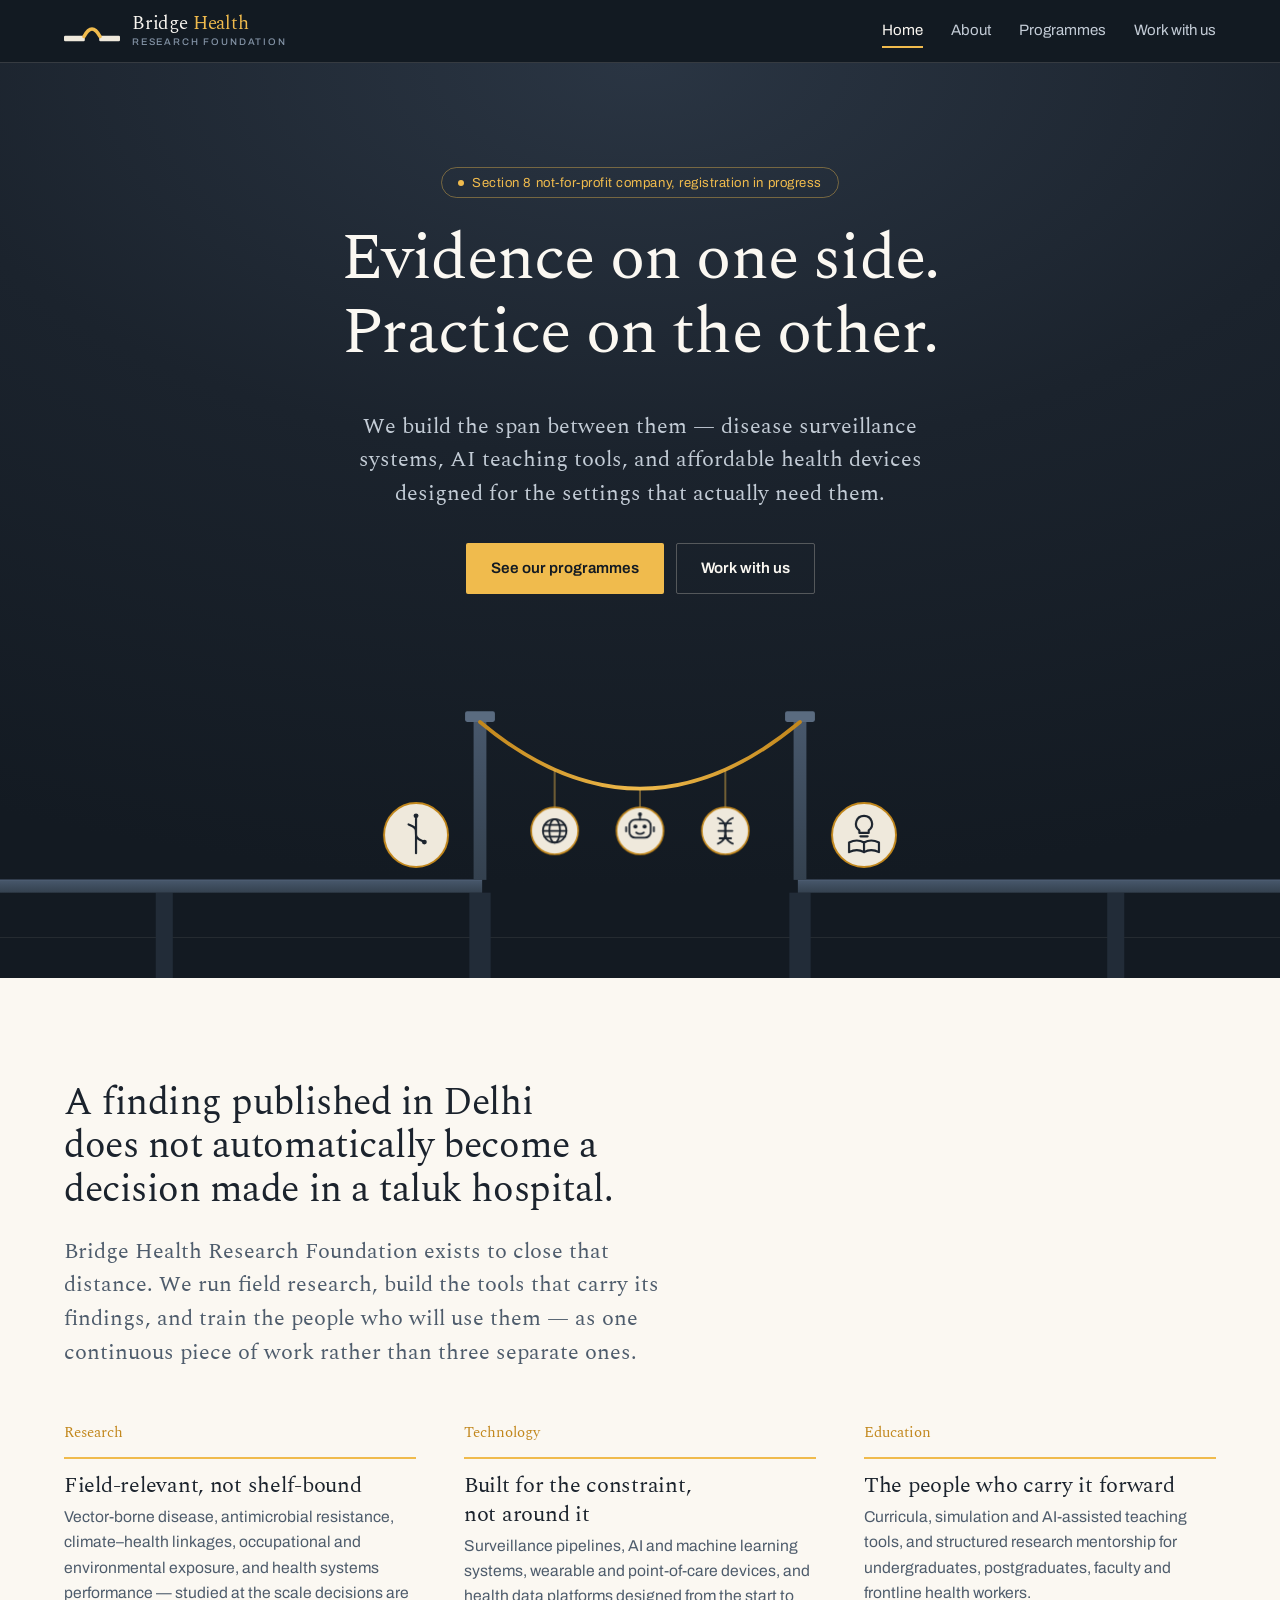
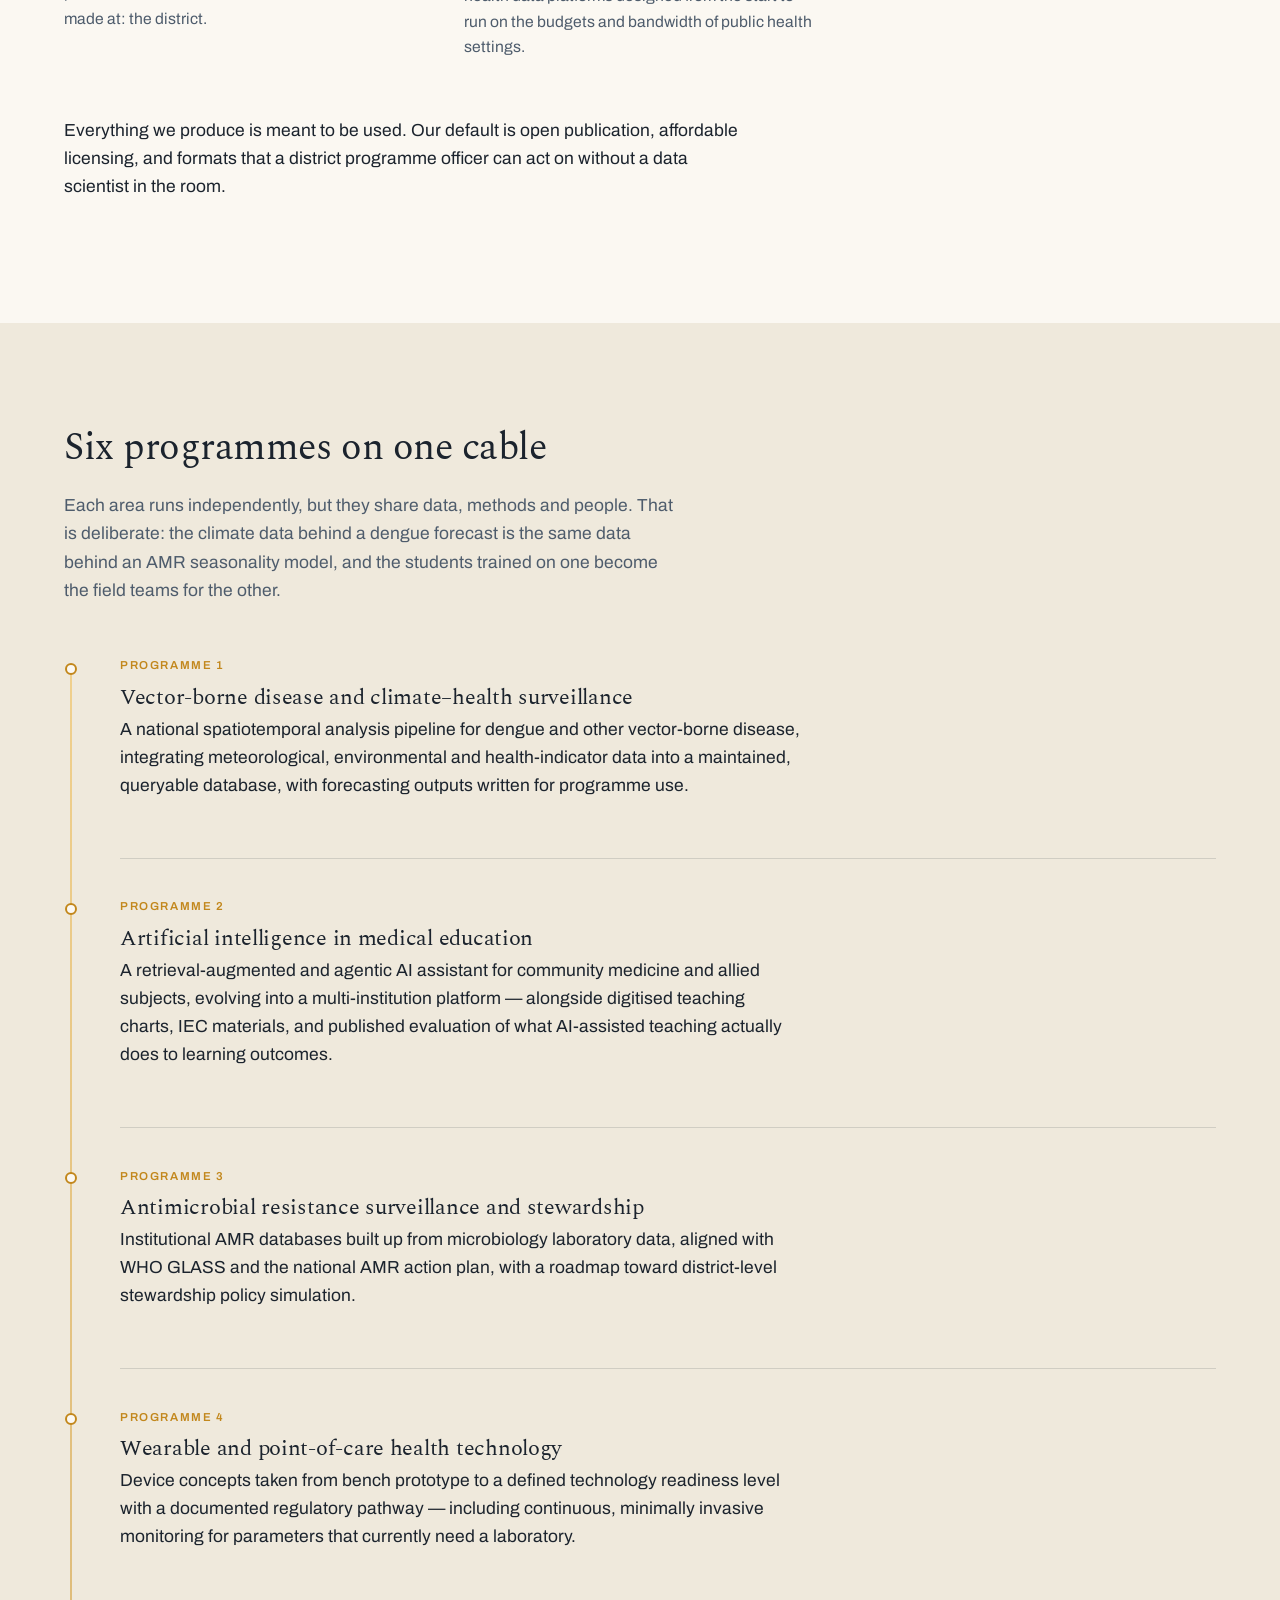
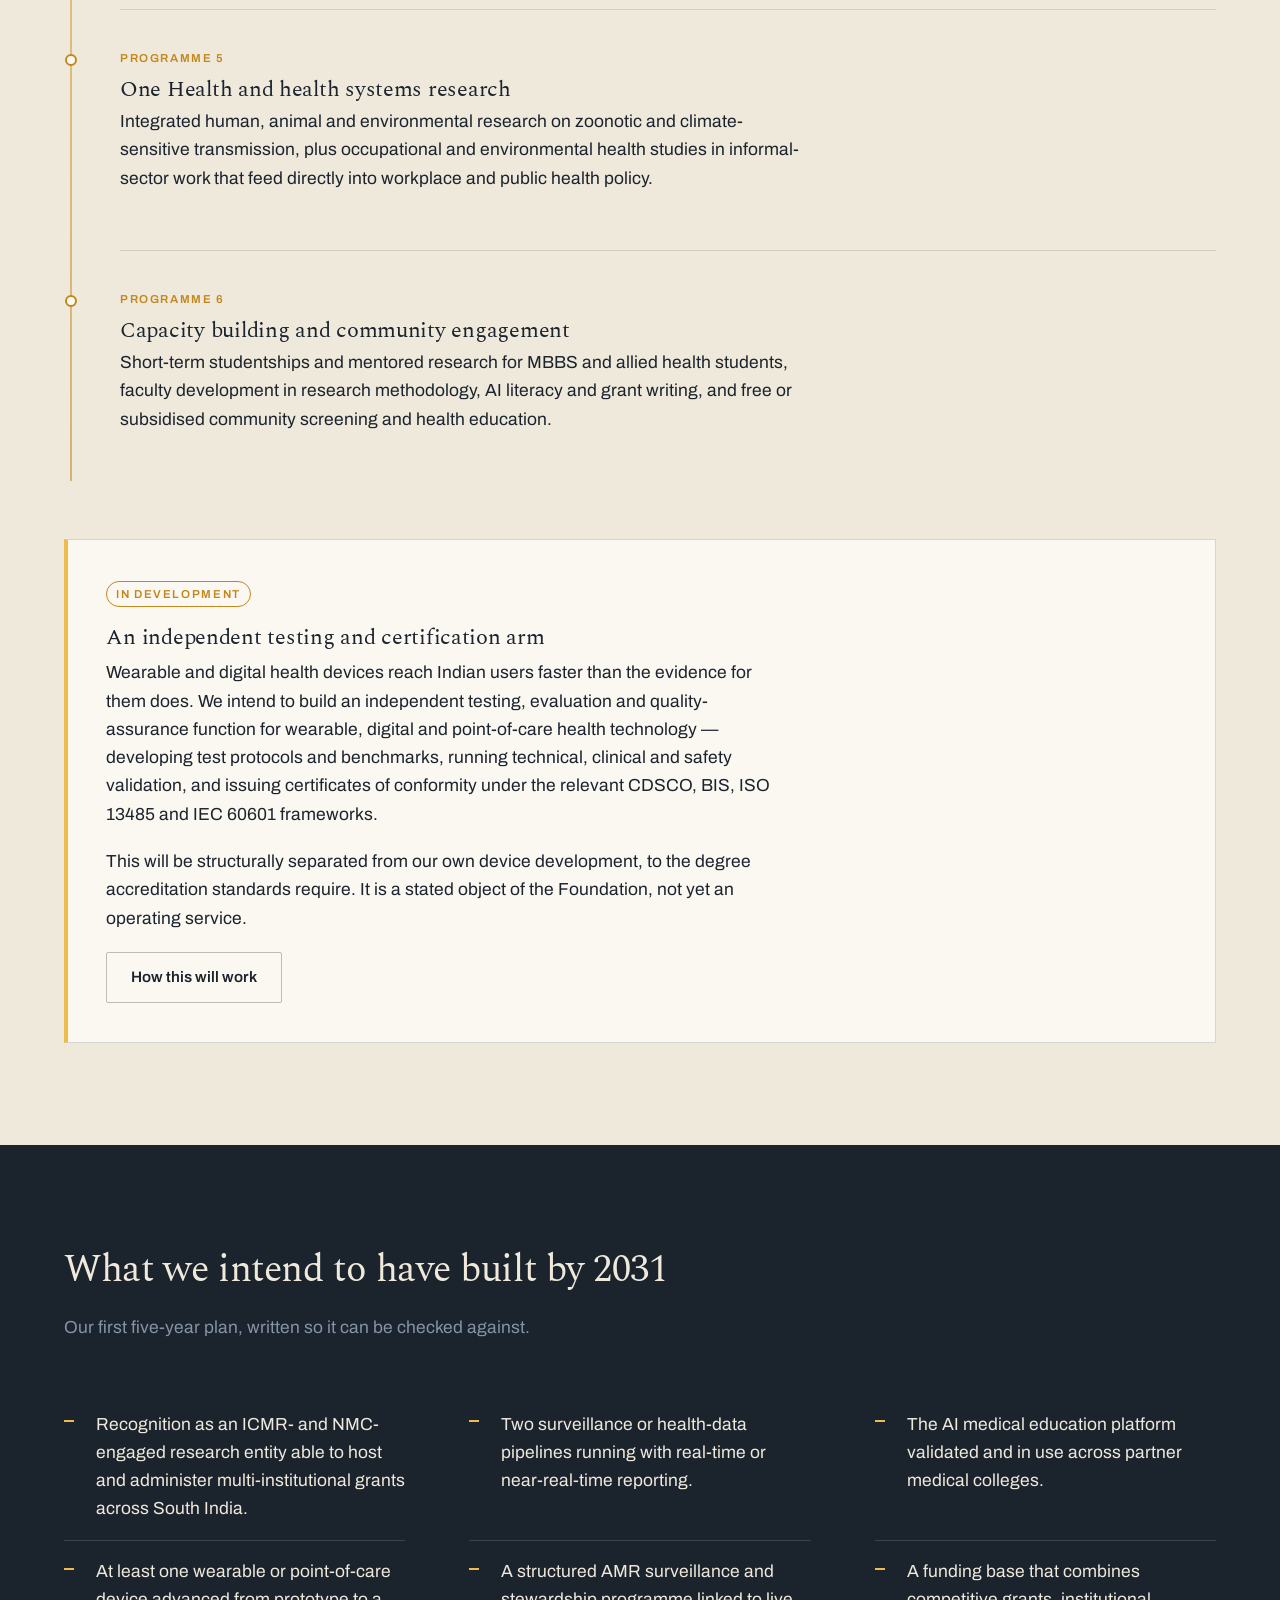
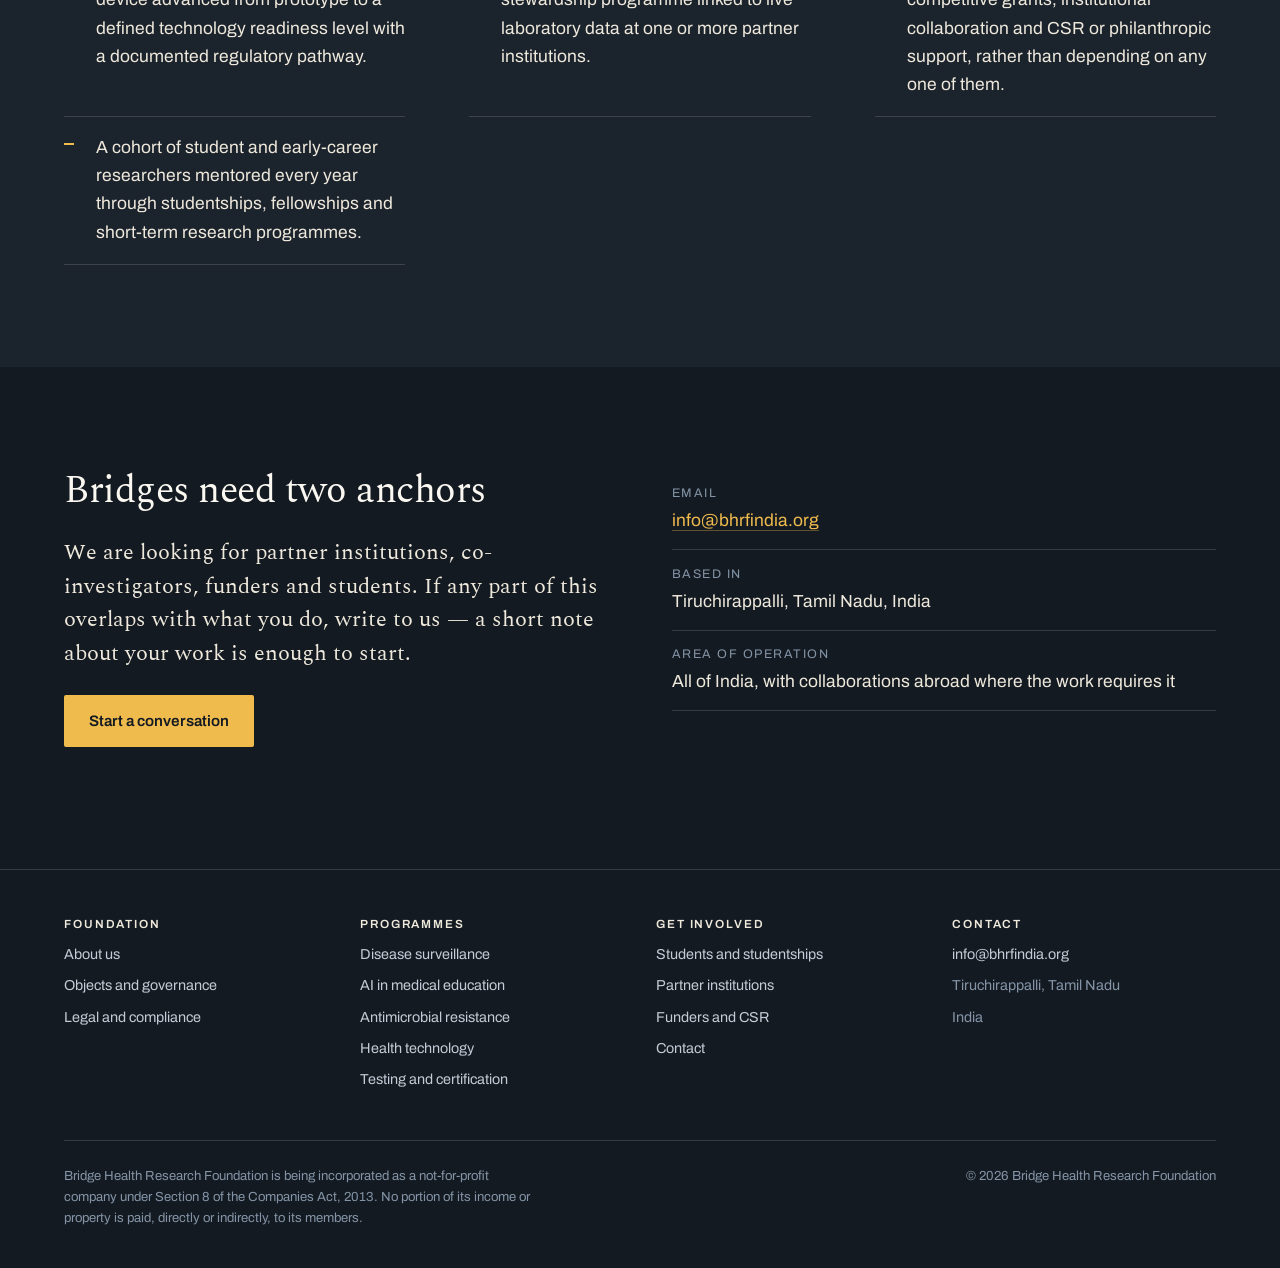
<file: index.html>
<!DOCTYPE html>
<html lang="en-IN">
<head>
<meta charset="utf-8">
<meta name="viewport" content="width=device-width, initial-scale=1">
<title>Bridge Health Research Foundation — health research, education and technology for Indian public health</title>
<meta name="description" content="Bridge Health Research Foundation is a not-for-profit research organisation working on disease surveillance, antimicrobial resistance, climate and health, AI in medical education, and low-cost health technology in India.">
<link rel="icon" href="assets/img/favicon.svg" type="image/svg+xml">
<link rel="icon" href="assets/img/favicon-32.png" sizes="32x32" type="image/png">
<link rel="icon" href="assets/img/favicon-16.png" sizes="16x16" type="image/png">
<link rel="apple-touch-icon" href="assets/img/apple-touch-icon.png">
<link rel="manifest" href="site.webmanifest">
<meta name="theme-color" content="#1B232D">
<meta property="og:title" content="Bridge Health Research Foundation — health research, education and technology for Indian public health">
<meta property="og:description" content="Bridge Health Research Foundation is a not-for-profit research organisation working on disease surveillance, antimicrobial resistance, climate and health, AI in medical education, and low-cost health technology in India.">
<meta property="og:type" content="website">
<meta property="og:url" content="https://bhrfindia.org/">
<meta property="og:image" content="https://bhrfindia.org/assets/img/social-card.png">
<meta property="og:image:width" content="1200">
<meta property="og:image:height" content="630">
<meta name="twitter:card" content="summary_large_image">
<link rel="canonical" href="https://bhrfindia.org/">
<link rel="preconnect" href="https://fonts.googleapis.com">
<link rel="preconnect" href="https://fonts.gstatic.com" crossorigin>
<link href="https://fonts.googleapis.com/css2?family=Archivo:wght@400;500;600&family=Spectral:ital,wght@0,300;0,400;0,600;1,400&display=swap" rel="stylesheet">
<link rel="stylesheet" href="assets/css/site.css">
</head>
<body>
<a class="skip" href="#main">Skip to content</a>

<header class="masthead">
  <div class="wrap masthead__inner">
    <a class="lockup" href="index.html">
      <img src="assets/img/logo-mark.svg" alt="" width="56" height="30">
      <span class="lockup__name">Bridge <b>Health</b>
        <span class="lockup__sub">Research Foundation</span>
      </span>
    </a>
    <button class="nav__toggle" aria-expanded="false" aria-controls="primary-nav">Menu</button>
    <nav class="nav" id="primary-nav" aria-label="Primary">
      <a href="index.html">Home</a>
      <a href="about.html">About</a>
      <a href="programmes.html">Programmes</a>
      <a href="work-with-us.html">Work with us</a>
    </nav>
  </div>
</header>

<main id="main">

  <!-- ============ HERO ============ -->
  <section class="hero">
    <div class="wrap hero__text">
      <p class="hero__status">Section 8 not-for-profit company, registration in progress</p>
      <h1>Evidence on one side.<br>Practice on the other.</h1>
      <p class="hero__lede">We build the span between them — disease surveillance systems, AI teaching tools, and affordable health devices designed for the settings that actually need them.</p>
      <div class="hero__actions">
        <a class="btn btn--primary" href="programmes.html">See our programmes</a>
        <a class="btn btn--ghost" href="work-with-us.html">Work with us</a>
      </div>
    </div>

    <div class="bridge" aria-hidden="true">
      <svg viewBox="0 0 1200 330" xmlns="http://www.w3.org/2000/svg" preserveAspectRatio="xMidYMax meet">
        <defs>
          <linearGradient id="deckGrad" x1="0" y1="0" x2="0" y2="1">
            <stop class="deck-stop-1" offset="0"/><stop class="deck-stop-2" offset="1"/>
          </linearGradient>
          <linearGradient id="cableGrad" x1="0" y1="0" x2="1" y2="0">
            <stop class="cable-stop-1" offset="0"/><stop class="cable-stop-2" offset=".5"/><stop class="cable-stop-3" offset="1"/>
          </linearGradient>
        </defs>

        <line class="bridge__horizon" x1="0" y1="292" x2="1200" y2="292"/>

        <rect class="bridge__pier" x="146" y="250" width="16" height="80"/>
        <rect class="bridge__pier" x="1038" y="250" width="16" height="80"/>
        <rect class="bridge__pier" x="440" y="250" width="20" height="80"/>
        <rect class="bridge__pier" x="740" y="250" width="20" height="80"/>

        <!-- two decks with a real gap between them: the gap is the point -->
        <rect class="bridge__deck" x="0" y="238" width="452" height="12"/>
        <rect class="bridge__deck" x="748" y="238" width="452" height="12"/>
        <line class="bridge__deck-edge" x1="0" y1="238" x2="452" y2="238"/>
        <line class="bridge__deck-edge" x1="748" y1="238" x2="1200" y2="238"/>

        <rect class="bridge__deck" x="444" y="90" width="12" height="148"/>
        <rect class="bridge__cap"  x="436" y="80" width="28" height="10" rx="2"/>
        <rect class="bridge__deck" x="744" y="90" width="12" height="148"/>
        <rect class="bridge__cap"  x="736" y="80" width="28" height="10" rx="2"/>

        <path class="bridge__cable" pathLength="100" d="M450,90 Q600,215 750,90"/>

        <!-- hanger drop points are the cable's y at each x, not eyeballed -->
        <line class="bridge__hanger pod pod--1" x1="520" y1="134.7" x2="520" y2="170"/>
        <line class="bridge__hanger pod pod--2" x1="600" y1="152.5" x2="600" y2="170"/>
        <line class="bridge__hanger pod pod--3" x1="680" y1="134.7" x2="680" y2="170"/>

        <!-- connector pods: One Health globe, AI assistant, DNA -->
        <g class="pod pod--1" transform="translate(520,192)">
          <circle class="bridge__badge" r="22"/><circle class="bridge__ring" r="22"/>
          <g class="bridge__glyph">
            <circle r="11"/>
            <path d="M-11,0 H11"/>
            <ellipse rx="5" ry="11"/>
            <path d="M-9.5,-5.5 H9.5 M-9.5,5.5 H9.5"/>
          </g>
        </g>

        <g class="pod pod--2" transform="translate(600,192)">
          <circle class="bridge__badge" r="22"/><circle class="bridge__ring" r="22"/>
          <g class="bridge__glyph">
            <path d="M0,-14 V-10.5"/><circle class="bridge__dot" cx="0" cy="-15.5" r="1.9"/>
            <rect x="-10" y="-10.5" width="20" height="17" rx="5.5"/>
            <path d="M-13,-3.5 V0.5 M13,-3.5 V0.5"/>
            <circle class="bridge__dot" cx="-4.3" cy="-4" r="1.9"/>
            <circle class="bridge__dot" cx="4.3" cy="-4" r="1.9"/>
            <path d="M-3.6,1.6 Q0,4.2 3.6,1.6"/>
          </g>
        </g>

        <g class="pod pod--3" transform="translate(680,192)">
          <circle class="bridge__badge" r="22"/><circle class="bridge__ring" r="22"/>
          <g class="bridge__glyph">
            <path d="M-7,-12 C7,-6 -7,6 7,12"/>
            <path d="M7,-12 C-7,-6 7,6 -7,12"/>
            <path d="M-5.4,-7 H5.4 M-6.6,0 H6.6 M-5.4,7 H5.4"/>
          </g>
        </g>

        <!-- anchor: health (rod of Asclepius) -->
        <g class="anchor" transform="translate(390,196)">
          <circle class="bridge__badge" r="30"/><circle class="bridge__ring bridge__ring--lg" r="30"/>
          <g class="bridge__glyph bridge__glyph--lg">
            <path d="M0,-15.5 V17"/>
            <circle class="bridge__dot" cx="0" cy="-18" r="2.3"/>
            <path d="M-7,-10 C7,-5.5 -7,0.5 6,5.5"/>
            <circle class="bridge__dot" cx="7.8" cy="6.6" r="2.3"/>
          </g>
        </g>

        <!-- anchor: research (lightbulb over open book) -->
        <g class="anchor" transform="translate(810,196)">
          <circle class="bridge__badge" r="30"/><circle class="bridge__ring bridge__ring--lg" r="30"/>
          <g class="bridge__glyph bridge__glyph--lg">
            <path d="M0,-18 a7.5,7.5 0 0 1 4.4,13.6 V-2 h-8.8 v-2.4 A7.5,7.5 0 0 1 0,-18 Z"/>
            <path d="M-3.4,1.2 H3.4"/>
            <path d="M-14,7 c5,-2.6 9.6,-2.6 14,0 c4.4,-2.6 9,-2.6 14,0 v9 c-5,-2.6 -9.6,-2.6 -14,0 c-4.4,-2.6 -9,-2.6 -14,0 Z"/>
            <path d="M0,7 V16"/>
          </g>
        </g>
      </svg>
    </div>
  </section>

  <!-- ============ WHAT WE DO ============ -->
  <section class="surface--paper">
    <div class="wrap">
      <div class="section-head">
        <h2>A finding published in Delhi does not automatically become a decision made in a taluk hospital.</h2>
        <p class="lede">Bridge Health Research Foundation exists to close that distance. We run field research, build the tools that carry its findings, and train the people who will use them — as one continuous piece of work rather than three separate ones.</p>
      </div>

      <div class="piers">
        <div class="pier">
          <span class="pier__num">Research</span>
          <h3>Field-relevant, not shelf-bound</h3>
          <p>Vector-borne disease, antimicrobial resistance, climate–health linkages, occupational and environmental exposure, and health systems performance — studied at the scale decisions are made at: the district.</p>
        </div>
        <div class="pier">
          <span class="pier__num">Technology</span>
          <h3>Built for the constraint, not around it</h3>
          <p>Surveillance pipelines, AI and machine learning systems, wearable and point-of-care devices, and health data platforms designed from the start to run on the budgets and bandwidth of public health settings.</p>
        </div>
        <div class="pier">
          <span class="pier__num">Education</span>
          <h3>The people who carry it forward</h3>
          <p>Curricula, simulation and AI-assisted teaching tools, and structured research mentorship for undergraduates, postgraduates, faculty and frontline health workers.</p>
        </div>
      </div>

      <p class="u-mt-8 u-measure">Everything we produce is meant to be used. Our default is open publication, affordable licensing, and formats that a district programme officer can act on without a data scientist in the room.</p>
    </div>
  </section>

  <!-- ============ PROGRAMMES ============ -->
  <section class="surface--tint">
    <div class="wrap">
      <div class="section-head">
        <h2>Six programmes on one cable</h2>
        <p>Each area runs independently, but they share data, methods and people. That is deliberate: the climate data behind a dengue forecast is the same data behind an AMR seasonality model, and the students trained on one become the field teams for the other.</p>
      </div>

      <div class="rail">
        <article class="rail__item">
          <span class="label">Programme 1</span>
          <h3>Vector-borne disease and climate–health surveillance</h3>
          <p>A national spatiotemporal analysis pipeline for dengue and other vector-borne disease, integrating meteorological, environmental and health-indicator data into a maintained, queryable database, with forecasting outputs written for programme use.</p>
        </article>

        <article class="rail__item">
          <span class="label">Programme 2</span>
          <h3>Artificial intelligence in medical education</h3>
          <p>A retrieval-augmented and agentic AI assistant for community medicine and allied subjects, evolving into a multi-institution platform — alongside digitised teaching charts, IEC materials, and published evaluation of what AI-assisted teaching actually does to learning outcomes.</p>
        </article>

        <article class="rail__item">
          <span class="label">Programme 3</span>
          <h3>Antimicrobial resistance surveillance and stewardship</h3>
          <p>Institutional AMR databases built up from microbiology laboratory data, aligned with WHO GLASS and the national AMR action plan, with a roadmap toward district-level stewardship policy simulation.</p>
        </article>

        <article class="rail__item">
          <span class="label">Programme 4</span>
          <h3>Wearable and point-of-care health technology</h3>
          <p>Device concepts taken from bench prototype to a defined technology readiness level with a documented regulatory pathway — including continuous, minimally invasive monitoring for parameters that currently need a laboratory.</p>
        </article>

        <article class="rail__item">
          <span class="label">Programme 5</span>
          <h3>One Health and health systems research</h3>
          <p>Integrated human, animal and environmental research on zoonotic and climate-sensitive transmission, plus occupational and environmental health studies in informal-sector work that feed directly into workplace and public health policy.</p>
        </article>

        <article class="rail__item">
          <span class="label">Programme 6</span>
          <h3>Capacity building and community engagement</h3>
          <p>Short-term studentships and mentored research for MBBS and allied health students, faculty development in research methodology, AI literacy and grant writing, and free or subsidised community screening and health education.</p>
        </article>
      </div>

      <div class="callout u-mt-9">
        <span class="label label--outline">In development</span>
        <h3>An independent testing and certification arm</h3>
        <p>Wearable and digital health devices reach Indian users faster than the evidence for them does. We intend to build an independent testing, evaluation and quality-assurance function for wearable, digital and point-of-care health technology — developing test protocols and benchmarks, running technical, clinical and safety validation, and issuing certificates of conformity under the relevant CDSCO, BIS, ISO 13485 and IEC 60601 frameworks.</p>
        <p>This will be structurally separated from our own device development, to the degree accreditation standards require. It is a stated object of the Foundation, not yet an operating service.</p>
        <p class="callout__action u-mb-0"><a class="btn btn--ghost" href="programmes.html#certification">How this will work</a></p>
      </div>
    </div>
  </section>

  <!-- ============ GOALS ============ -->
  <section>
    <div class="wrap">
      <div class="section-head">
        <h2>What we intend to have built by 2031</h2>
        <p>Our first five-year plan, written so it can be checked against.</p>
      </div>
      <ul class="goals">
        <li>Recognition as an ICMR- and NMC-engaged research entity able to host and administer multi-institutional grants across South India.</li>
        <li>Two surveillance or health-data pipelines running with real-time or near-real-time reporting.</li>
        <li>The AI medical education platform validated and in use across partner medical colleges.</li>
        <li>At least one wearable or point-of-care device advanced from prototype to a defined technology readiness level with a documented regulatory pathway.</li>
        <li>A structured AMR surveillance and stewardship programme linked to live laboratory data at one or more partner institutions.</li>
        <li>A funding base that combines competitive grants, institutional collaboration and CSR or philanthropic support, rather than depending on any one of them.</li>
        <li>A cohort of student and early-career researchers mentored every year through studentships, fellowships and short-term research programmes.</li>
      </ul>
    </div>
  </section>

  <!-- ============ CTA ============ -->
  <section class="cta surface--deep">
    <div class="wrap cta__grid">
      <div>
        <h2>Bridges need two anchors</h2>
        <p class="lede">We are looking for partner institutions, co-investigators, funders and students. If any part of this overlaps with what you do, write to us — a short note about your work is enough to start.</p>
        <p><a class="btn btn--primary" href="work-with-us.html">Start a conversation</a></p>
      </div>
      <div>
        <ul class="contact-list">
          <li><span>Email</span><a href="mailto:info@bhrfindia.org">info@bhrfindia.org</a></li>
          <li><span>Based in</span>Tiruchirappalli, Tamil Nadu, India</li>
          <li><span>Area of operation</span>All of India, with collaborations abroad where the work requires it</li>
        </ul>
      </div>
    </div>
  </section>
</main>

<footer class="site-footer">
  <div class="wrap">
    <div class="site-footer__grid">
      <div>
        <h4>Foundation</h4>
        <ul>
          <li><a href="about.html">About us</a></li>
          <li><a href="about.html#objects">Objects and governance</a></li>
          <li><a href="about.html#compliance">Legal and compliance</a></li>
        </ul>
      </div>
      <div>
        <h4>Programmes</h4>
        <ul>
          <li><a href="programmes.html#surveillance">Disease surveillance</a></li>
          <li><a href="programmes.html#education">AI in medical education</a></li>
          <li><a href="programmes.html#amr">Antimicrobial resistance</a></li>
          <li><a href="programmes.html#devices">Health technology</a></li>
          <li><a href="programmes.html#certification">Testing and certification</a></li>
        </ul>
      </div>
      <div>
        <h4>Get involved</h4>
        <ul>
          <li><a href="work-with-us.html#students">Students and studentships</a></li>
          <li><a href="work-with-us.html#institutions">Partner institutions</a></li>
          <li><a href="work-with-us.html#funders">Funders and CSR</a></li>
          <li><a href="work-with-us.html#contact">Contact</a></li>
        </ul>
      </div>
      <div>
        <h4>Contact</h4>
        <ul>
          <li><a href="mailto:info@bhrfindia.org">info@bhrfindia.org</a></li>
          <li>Tiruchirappalli, Tamil Nadu</li>
          <li>India</li>
        </ul>
      </div>
    </div>
    <div class="site-footer__legal">
      <p>Bridge Health Research Foundation is being incorporated as a not-for-profit company under Section 8 of the Companies Act, 2013. No portion of its income or property is paid, directly or indirectly, to its members.</p>
      <p>&copy; 2026 Bridge Health Research Foundation</p>
    </div>
  </div>
</footer>

<script src="assets/js/site.js"></script>
</body>
</html>
</file>
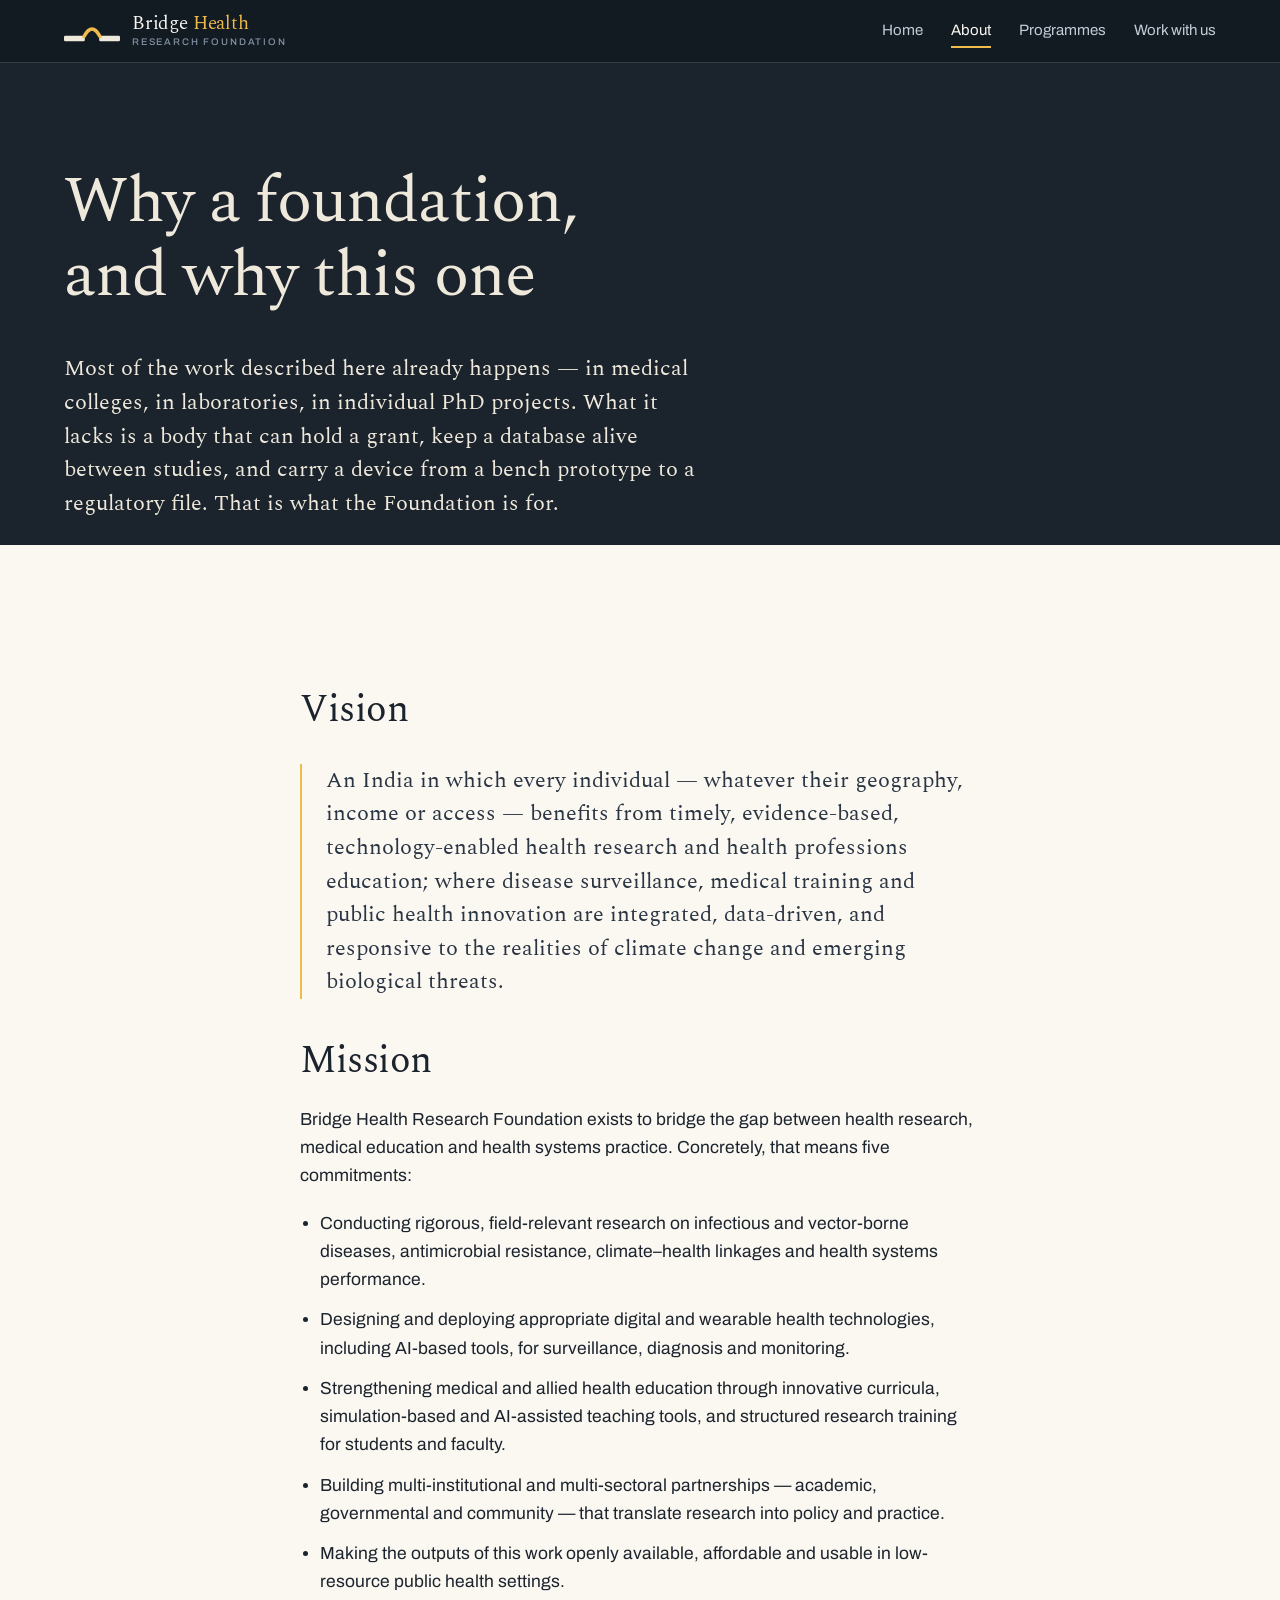
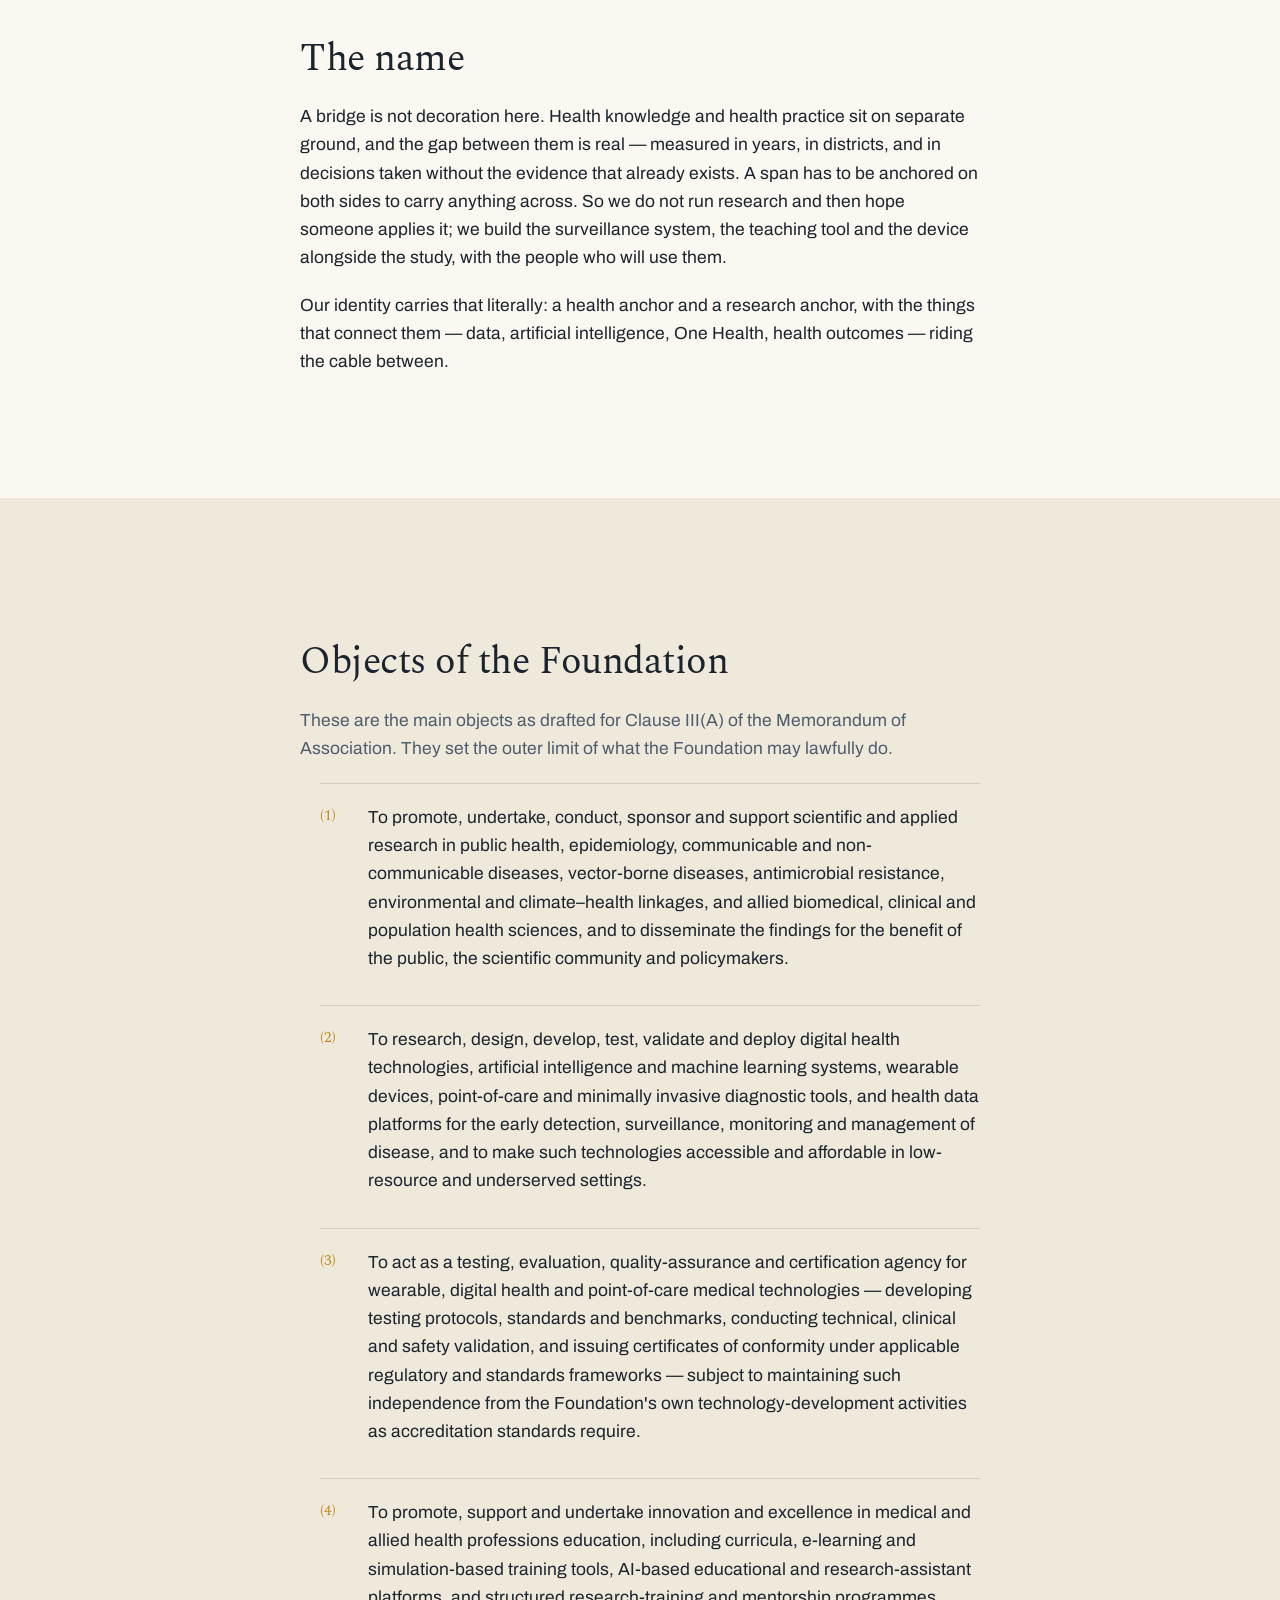
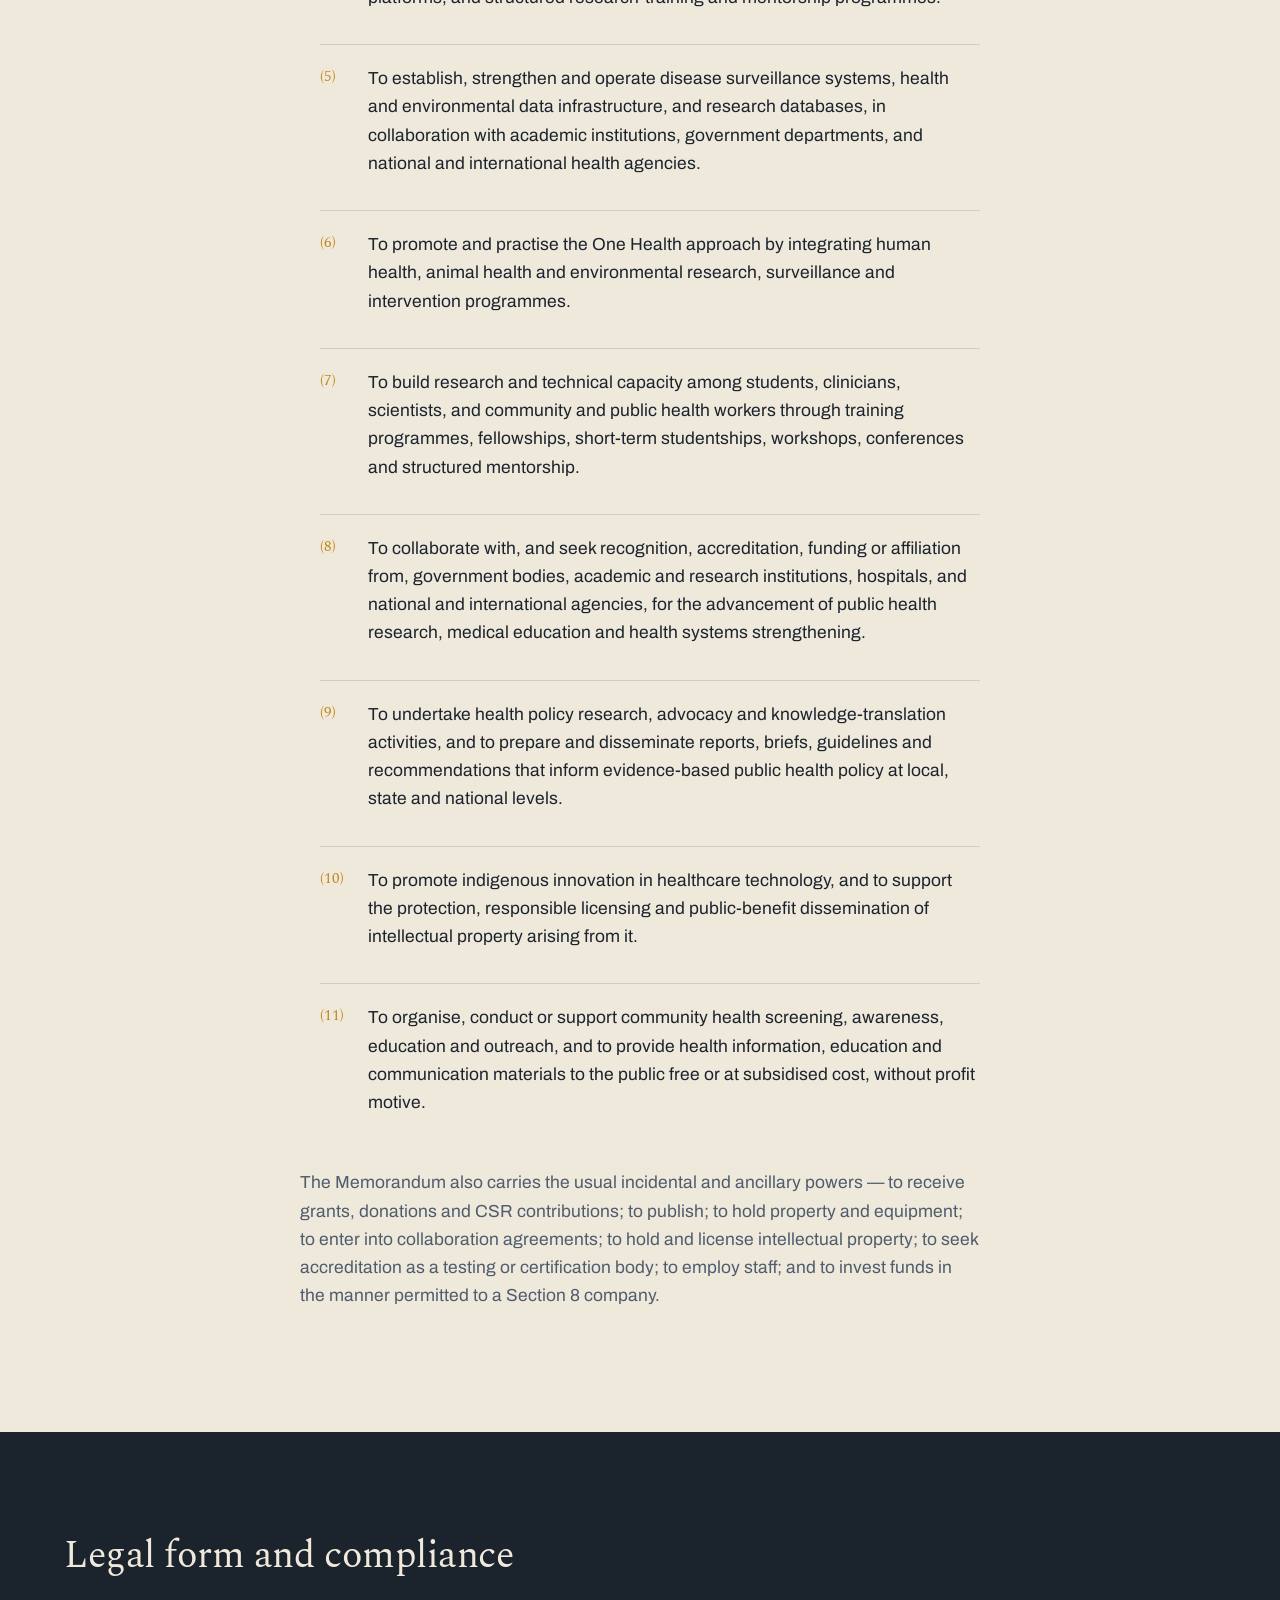
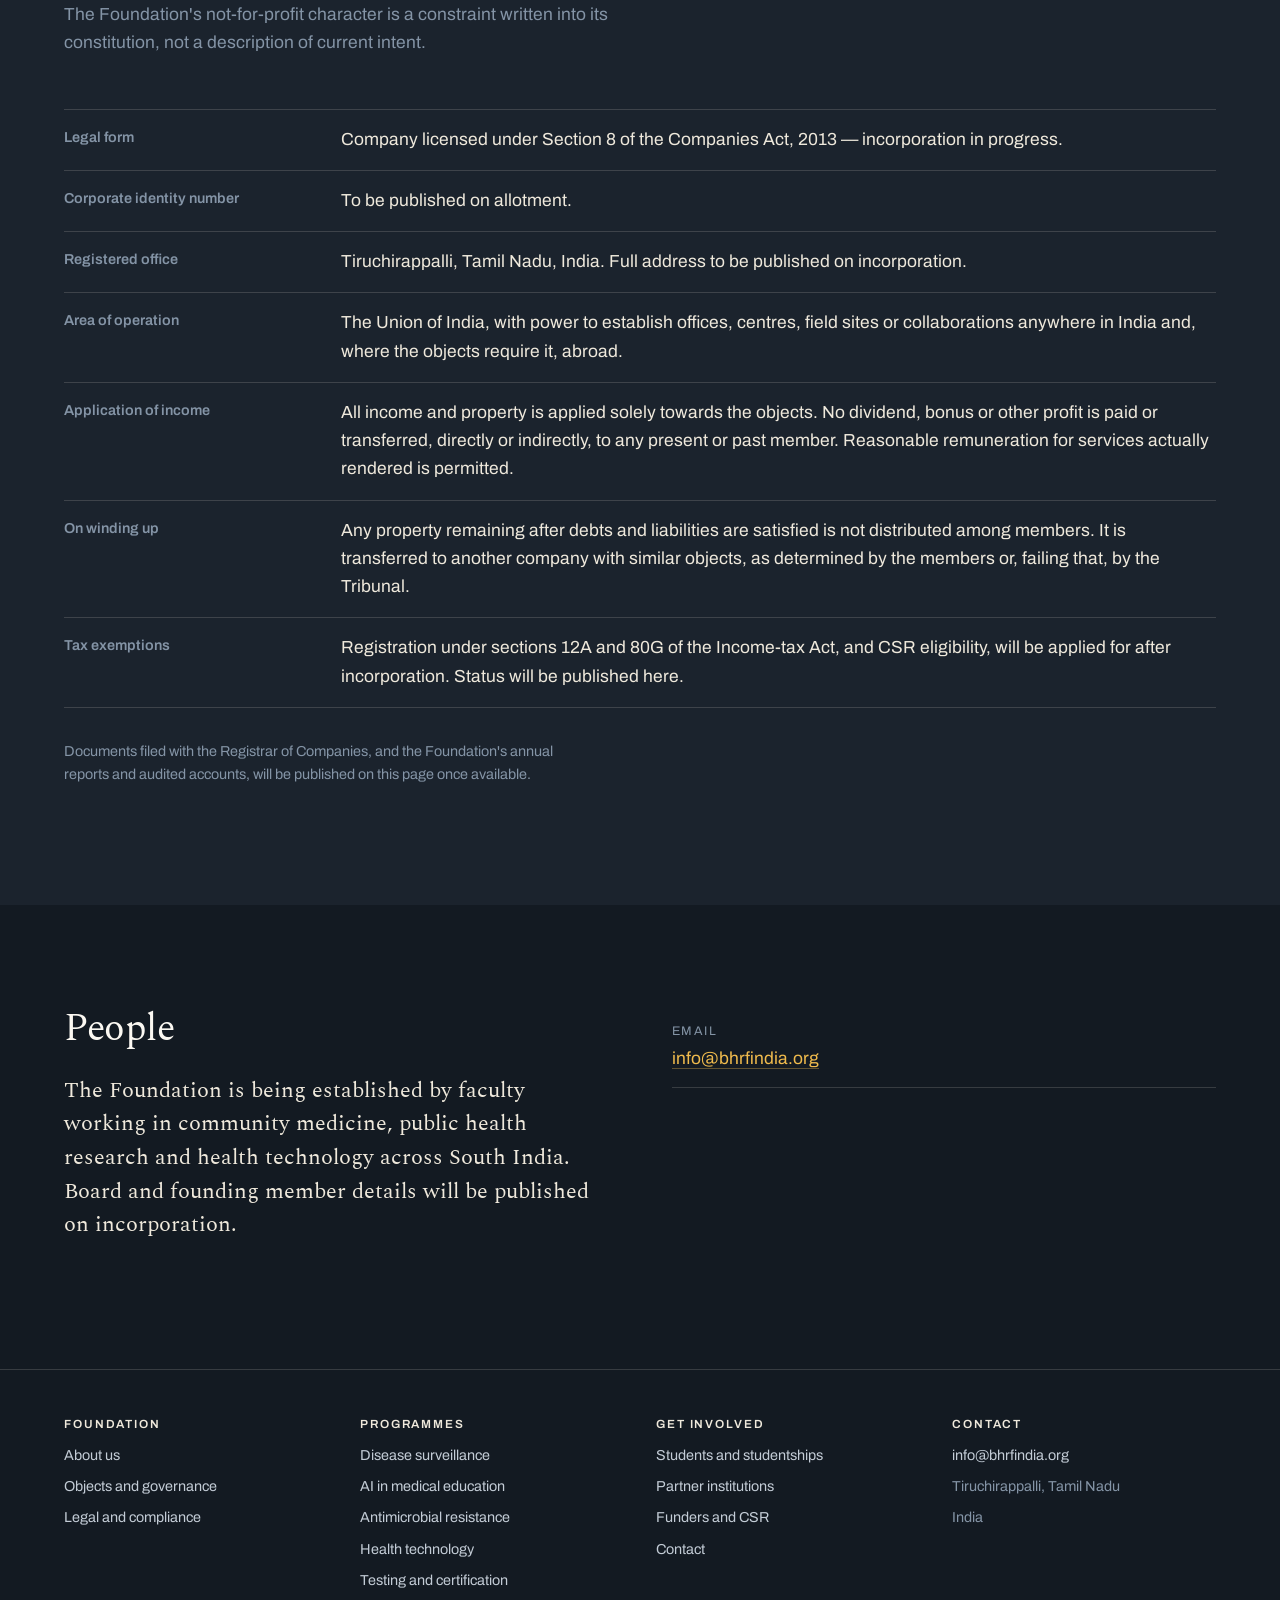
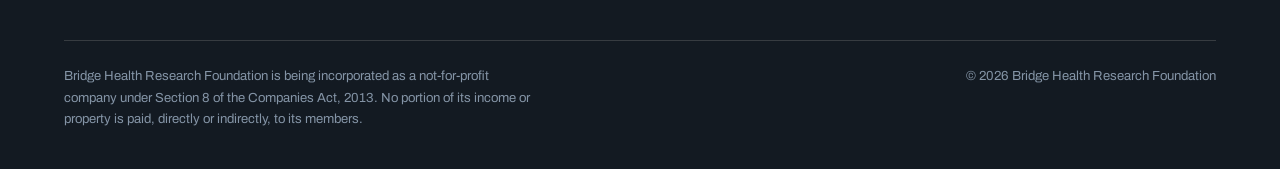
<file: about.html>
<!DOCTYPE html>
<html lang="en-IN">
<head>
<meta charset="utf-8">
<meta name="viewport" content="width=device-width, initial-scale=1">
<title>About — Bridge Health Research Foundation</title>
<meta name="description" content="Vision, mission, objects and governance of Bridge Health Research Foundation, a Section 8 not-for-profit company for health research, medical education and health technology in India.">
<link rel="icon" href="assets/img/favicon.svg" type="image/svg+xml">
<link rel="icon" href="assets/img/favicon-32.png" sizes="32x32" type="image/png">
<link rel="icon" href="assets/img/favicon-16.png" sizes="16x16" type="image/png">
<link rel="apple-touch-icon" href="assets/img/apple-touch-icon.png">
<link rel="manifest" href="site.webmanifest">
<meta name="theme-color" content="#1B232D">
<meta property="og:title" content="About — Bridge Health Research Foundation">
<meta property="og:description" content="Vision, mission, objects and governance of Bridge Health Research Foundation, a Section 8 not-for-profit company for health research, medical education and health technology in India.">
<meta property="og:type" content="website">
<meta property="og:url" content="https://bhrfindia.org/about.html">
<meta property="og:image" content="https://bhrfindia.org/assets/img/social-card.png">
<meta property="og:image:width" content="1200">
<meta property="og:image:height" content="630">
<meta name="twitter:card" content="summary_large_image">
<link rel="canonical" href="https://bhrfindia.org/about.html">
<link rel="preconnect" href="https://fonts.googleapis.com">
<link rel="preconnect" href="https://fonts.gstatic.com" crossorigin>
<link href="https://fonts.googleapis.com/css2?family=Archivo:wght@400;500;600&family=Spectral:ital,wght@0,300;0,400;0,600;1,400&display=swap" rel="stylesheet">
<link rel="stylesheet" href="assets/css/site.css">
</head>
<body>
<a class="skip" href="#main">Skip to content</a>

<header class="masthead">
  <div class="wrap masthead__inner">
    <a class="lockup" href="index.html">
      <img src="assets/img/logo-mark.svg" alt="" width="56" height="30">
      <span class="lockup__name">Bridge <b>Health</b>
        <span class="lockup__sub">Research Foundation</span>
      </span>
    </a>
    <button class="nav__toggle" aria-expanded="false" aria-controls="primary-nav">Menu</button>
    <nav class="nav" id="primary-nav" aria-label="Primary">
      <a href="index.html">Home</a>
      <a href="about.html">About</a>
      <a href="programmes.html">Programmes</a>
      <a href="work-with-us.html">Work with us</a>
    </nav>
  </div>
</header>

<main id="main">

  <section class="u-flush-bottom">
    <div class="wrap">
      <h1 class="page-title">Why a foundation, and why this one</h1>
      <p class="lede">Most of the work described here already happens — in medical colleges, in laboratories, in individual PhD projects. What it lacks is a body that can hold a grant, keep a database alive between studies, and carry a device from a bench prototype to a regulatory file. That is what the Foundation is for.</p>
    </div>
  </section>

  <section class="surface--paper">
    <div class="wrap prose">
      <h2 id="vision">Vision</h2>
      <blockquote>An India in which every individual — whatever their geography, income or access — benefits from timely, evidence-based, technology-enabled health research and health professions education; where disease surveillance, medical training and public health innovation are integrated, data-driven, and responsive to the realities of climate change and emerging biological threats.</blockquote>

      <h2 id="mission">Mission</h2>
      <p>Bridge Health Research Foundation exists to bridge the gap between health research, medical education and health systems practice. Concretely, that means five commitments:</p>
      <ul>
        <li>Conducting rigorous, field-relevant research on infectious and vector-borne diseases, antimicrobial resistance, climate–health linkages and health systems performance.</li>
        <li>Designing and deploying appropriate digital and wearable health technologies, including AI-based tools, for surveillance, diagnosis and monitoring.</li>
        <li>Strengthening medical and allied health education through innovative curricula, simulation-based and AI-assisted teaching tools, and structured research training for students and faculty.</li>
        <li>Building multi-institutional and multi-sectoral partnerships — academic, governmental and community — that translate research into policy and practice.</li>
        <li>Making the outputs of this work openly available, affordable and usable in low-resource public health settings.</li>
      </ul>

      <h2 id="name">The name</h2>
      <p>A bridge is not decoration here. Health knowledge and health practice sit on separate ground, and the gap between them is real — measured in years, in districts, and in decisions taken without the evidence that already exists. A span has to be anchored on both sides to carry anything across. So we do not run research and then hope someone applies it; we build the surveillance system, the teaching tool and the device alongside the study, with the people who will use them.</p>
      <p>Our identity carries that literally: a health anchor and a research anchor, with the things that connect them — data, artificial intelligence, One Health, health outcomes — riding the cable between.</p>
    </div>
  </section>

  <section class="surface--tint">
    <div class="wrap prose">
      <h2 id="objects">Objects of the Foundation</h2>
      <p class="muted">These are the main objects as drafted for Clause III(A) of the Memorandum of Association. They set the outer limit of what the Foundation may lawfully do.</p>
      <ol class="objects">
        <li>To promote, undertake, conduct, sponsor and support scientific and applied research in public health, epidemiology, communicable and non-communicable diseases, vector-borne diseases, antimicrobial resistance, environmental and climate–health linkages, and allied biomedical, clinical and population health sciences, and to disseminate the findings for the benefit of the public, the scientific community and policymakers.</li>
        <li>To research, design, develop, test, validate and deploy digital health technologies, artificial intelligence and machine learning systems, wearable devices, point-of-care and minimally invasive diagnostic tools, and health data platforms for the early detection, surveillance, monitoring and management of disease, and to make such technologies accessible and affordable in low-resource and underserved settings.</li>
        <li>To act as a testing, evaluation, quality-assurance and certification agency for wearable, digital health and point-of-care medical technologies — developing testing protocols, standards and benchmarks, conducting technical, clinical and safety validation, and issuing certificates of conformity under applicable regulatory and standards frameworks — subject to maintaining such independence from the Foundation's own technology-development activities as accreditation standards require.</li>
        <li>To promote, support and undertake innovation and excellence in medical and allied health professions education, including curricula, e-learning and simulation-based training tools, AI-based educational and research-assistant platforms, and structured research-training and mentorship programmes.</li>
        <li>To establish, strengthen and operate disease surveillance systems, health and environmental data infrastructure, and research databases, in collaboration with academic institutions, government departments, and national and international health agencies.</li>
        <li>To promote and practise the One Health approach by integrating human health, animal health and environmental research, surveillance and intervention programmes.</li>
        <li>To build research and technical capacity among students, clinicians, scientists, and community and public health workers through training programmes, fellowships, short-term studentships, workshops, conferences and structured mentorship.</li>
        <li>To collaborate with, and seek recognition, accreditation, funding or affiliation from, government bodies, academic and research institutions, hospitals, and national and international agencies, for the advancement of public health research, medical education and health systems strengthening.</li>
        <li>To undertake health policy research, advocacy and knowledge-translation activities, and to prepare and disseminate reports, briefs, guidelines and recommendations that inform evidence-based public health policy at local, state and national levels.</li>
        <li>To promote indigenous innovation in healthcare technology, and to support the protection, responsible licensing and public-benefit dissemination of intellectual property arising from it.</li>
        <li>To organise, conduct or support community health screening, awareness, education and outreach, and to provide health information, education and communication materials to the public free or at subsidised cost, without profit motive.</li>
      </ol>
      <p class="muted u-mt-7">The Memorandum also carries the usual incidental and ancillary powers — to receive grants, donations and CSR contributions; to publish; to hold property and equipment; to enter into collaboration agreements; to hold and license intellectual property; to seek accreditation as a testing or certification body; to employ staff; and to invest funds in the manner permitted to a Section 8 company.</p>
    </div>
  </section>

  <section>
    <div class="wrap">
      <div class="section-head">
        <h2 id="compliance">Legal form and compliance</h2>
        <p>The Foundation's not-for-profit character is a constraint written into its constitution, not a description of current intent.</p>
      </div>
      <dl class="spec">
        <div><dt>Legal form</dt><dd>Company licensed under Section 8 of the Companies Act, 2013 — incorporation in progress.</dd></div>
        <div><dt>Corporate identity number</dt><dd>To be published on allotment.</dd></div>
        <div><dt>Registered office</dt><dd>Tiruchirappalli, Tamil Nadu, India. Full address to be published on incorporation.</dd></div>
        <div><dt>Area of operation</dt><dd>The Union of India, with power to establish offices, centres, field sites or collaborations anywhere in India and, where the objects require it, abroad.</dd></div>
        <div><dt>Application of income</dt><dd>All income and property is applied solely towards the objects. No dividend, bonus or other profit is paid or transferred, directly or indirectly, to any present or past member. Reasonable remuneration for services actually rendered is permitted.</dd></div>
        <div><dt>On winding up</dt><dd>Any property remaining after debts and liabilities are satisfied is not distributed among members. It is transferred to another company with similar objects, as determined by the members or, failing that, by the Tribunal.</dd></div>
        <div><dt>Tax exemptions</dt><dd>Registration under sections 12A and 80G of the Income-tax Act, and CSR eligibility, will be applied for after incorporation. Status will be published here.</dd></div>
      </dl>
      <p class="note u-mt-7">Documents filed with the Registrar of Companies, and the Foundation's annual reports and audited accounts, will be published on this page once available.</p>
    </div>
  </section>

  <section class="cta surface--deep">
    <div class="wrap cta__grid">
      <div>
        <h2>People</h2>
        <p class="lede">The Foundation is being established by faculty working in community medicine, public health research and health technology across South India. Board and founding member details will be published on incorporation.</p>
      </div>
      <div>
        <ul class="contact-list">
          <li><span>Email</span><a href="mailto:info@bhrfindia.org">info@bhrfindia.org</a></li>
        </ul>
      </div>
    </div>
  </section>
</main>

<footer class="site-footer">
  <div class="wrap">
    <div class="site-footer__grid">
      <div>
        <h4>Foundation</h4>
        <ul>
          <li><a href="about.html">About us</a></li>
          <li><a href="about.html#objects">Objects and governance</a></li>
          <li><a href="about.html#compliance">Legal and compliance</a></li>
        </ul>
      </div>
      <div>
        <h4>Programmes</h4>
        <ul>
          <li><a href="programmes.html#surveillance">Disease surveillance</a></li>
          <li><a href="programmes.html#education">AI in medical education</a></li>
          <li><a href="programmes.html#amr">Antimicrobial resistance</a></li>
          <li><a href="programmes.html#devices">Health technology</a></li>
          <li><a href="programmes.html#certification">Testing and certification</a></li>
        </ul>
      </div>
      <div>
        <h4>Get involved</h4>
        <ul>
          <li><a href="work-with-us.html#students">Students and studentships</a></li>
          <li><a href="work-with-us.html#institutions">Partner institutions</a></li>
          <li><a href="work-with-us.html#funders">Funders and CSR</a></li>
          <li><a href="work-with-us.html#contact">Contact</a></li>
        </ul>
      </div>
      <div>
        <h4>Contact</h4>
        <ul>
          <li><a href="mailto:info@bhrfindia.org">info@bhrfindia.org</a></li>
          <li>Tiruchirappalli, Tamil Nadu</li>
          <li>India</li>
        </ul>
      </div>
    </div>
    <div class="site-footer__legal">
      <p>Bridge Health Research Foundation is being incorporated as a not-for-profit company under Section 8 of the Companies Act, 2013. No portion of its income or property is paid, directly or indirectly, to its members.</p>
      <p>&copy; 2026 Bridge Health Research Foundation</p>
    </div>
  </div>
</footer>

<script src="assets/js/site.js"></script>
</body>
</html>
</file>
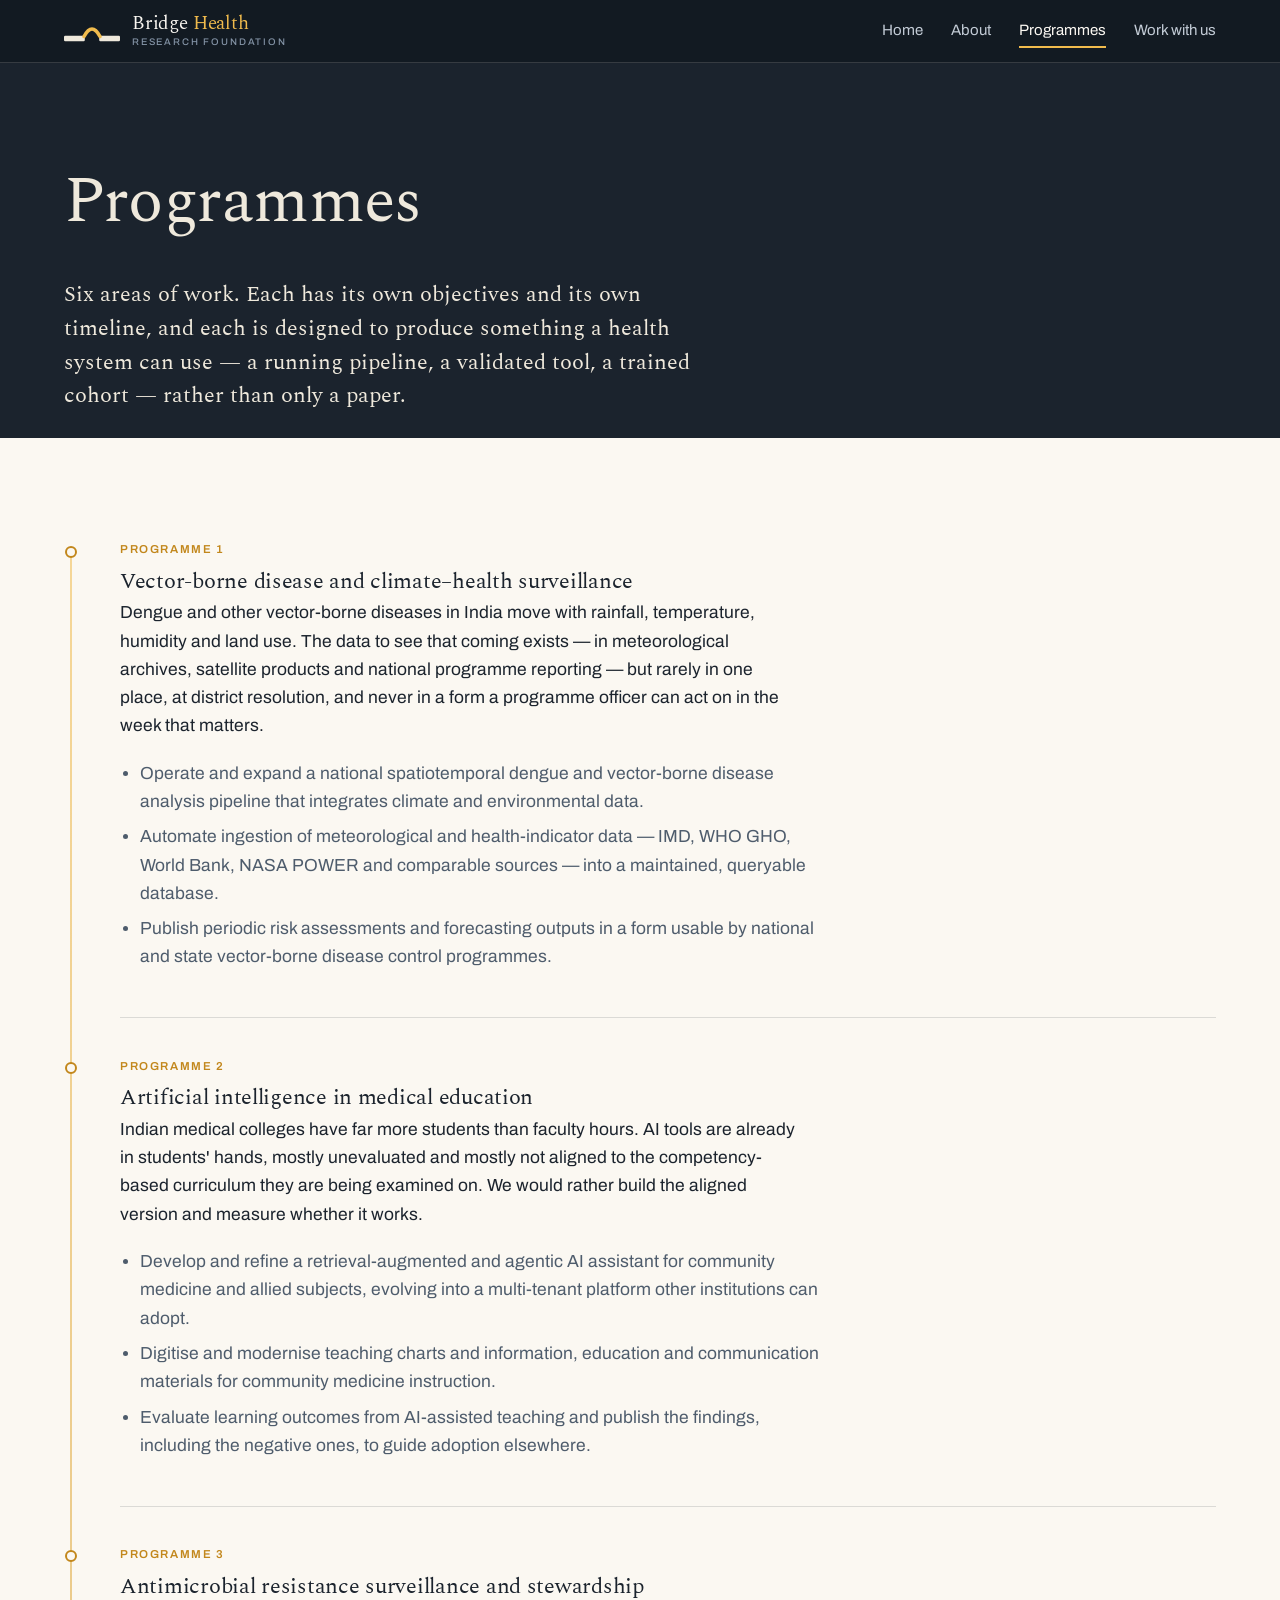
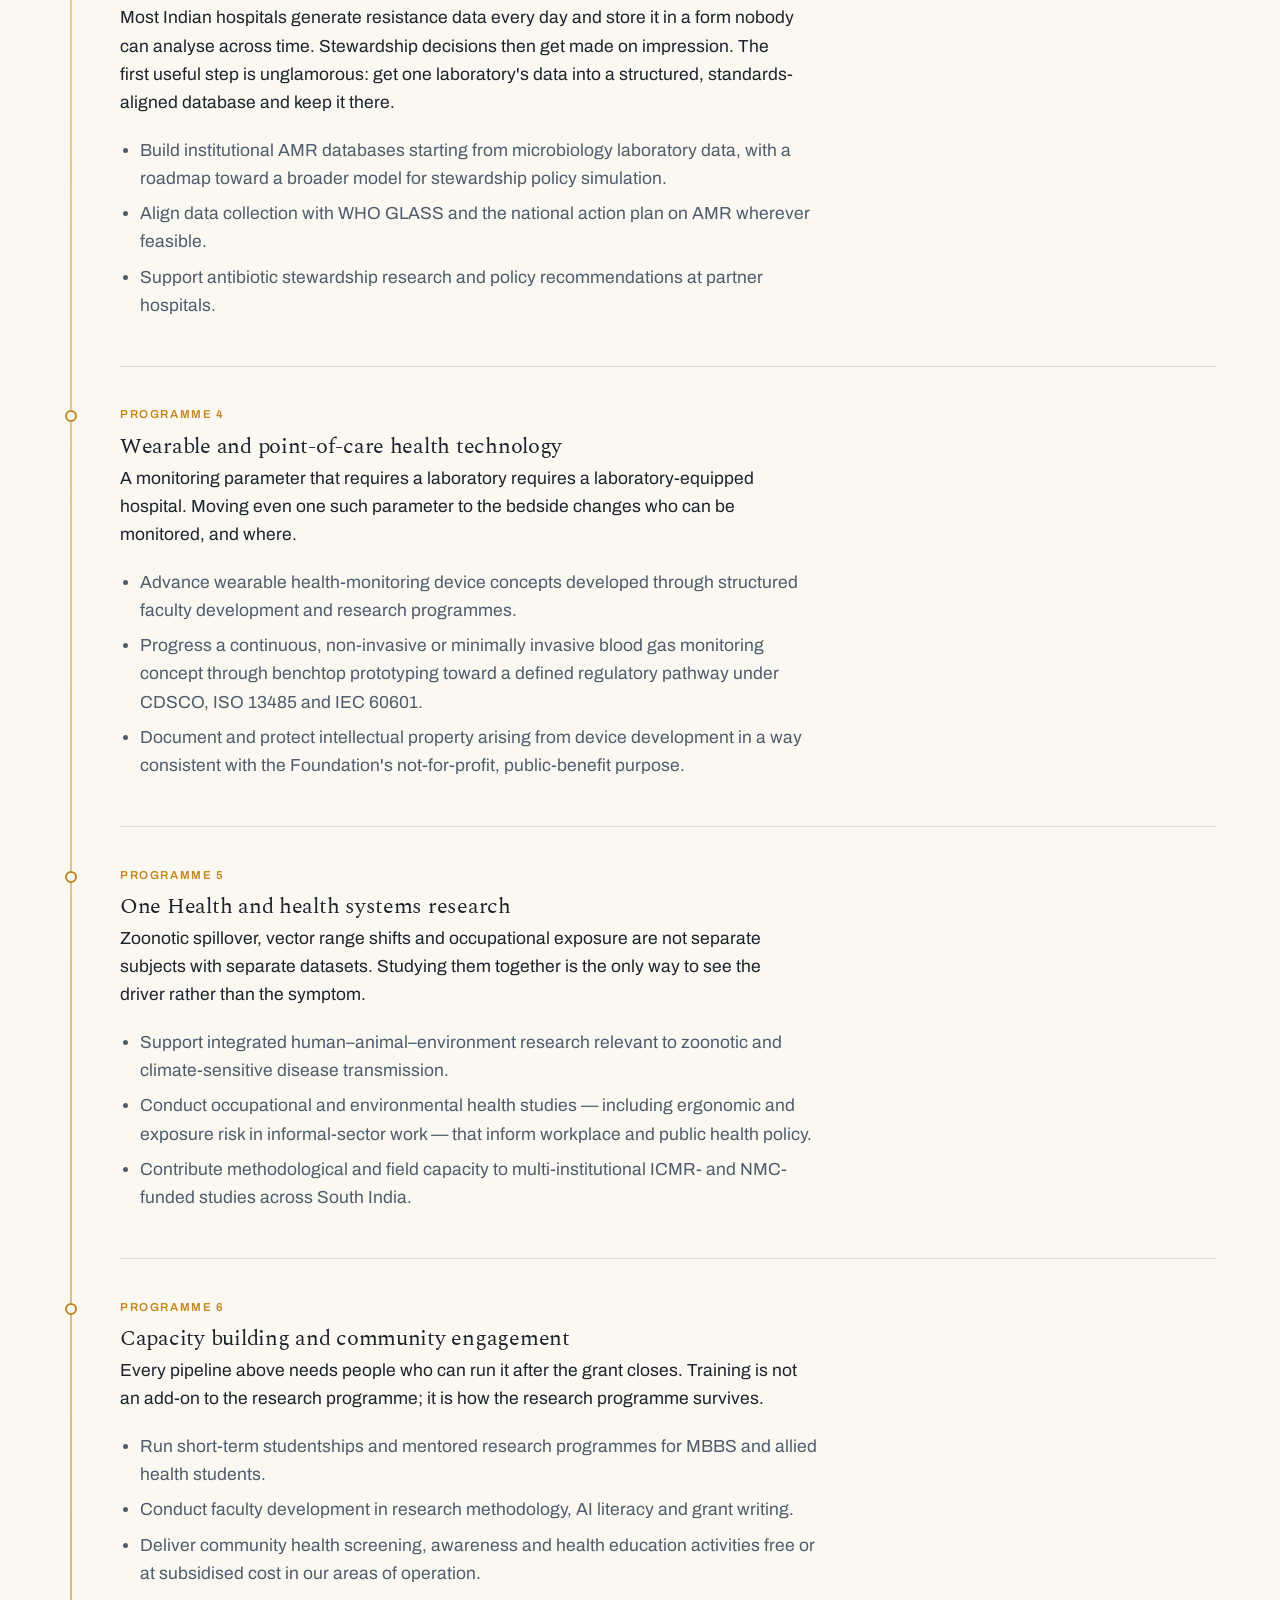
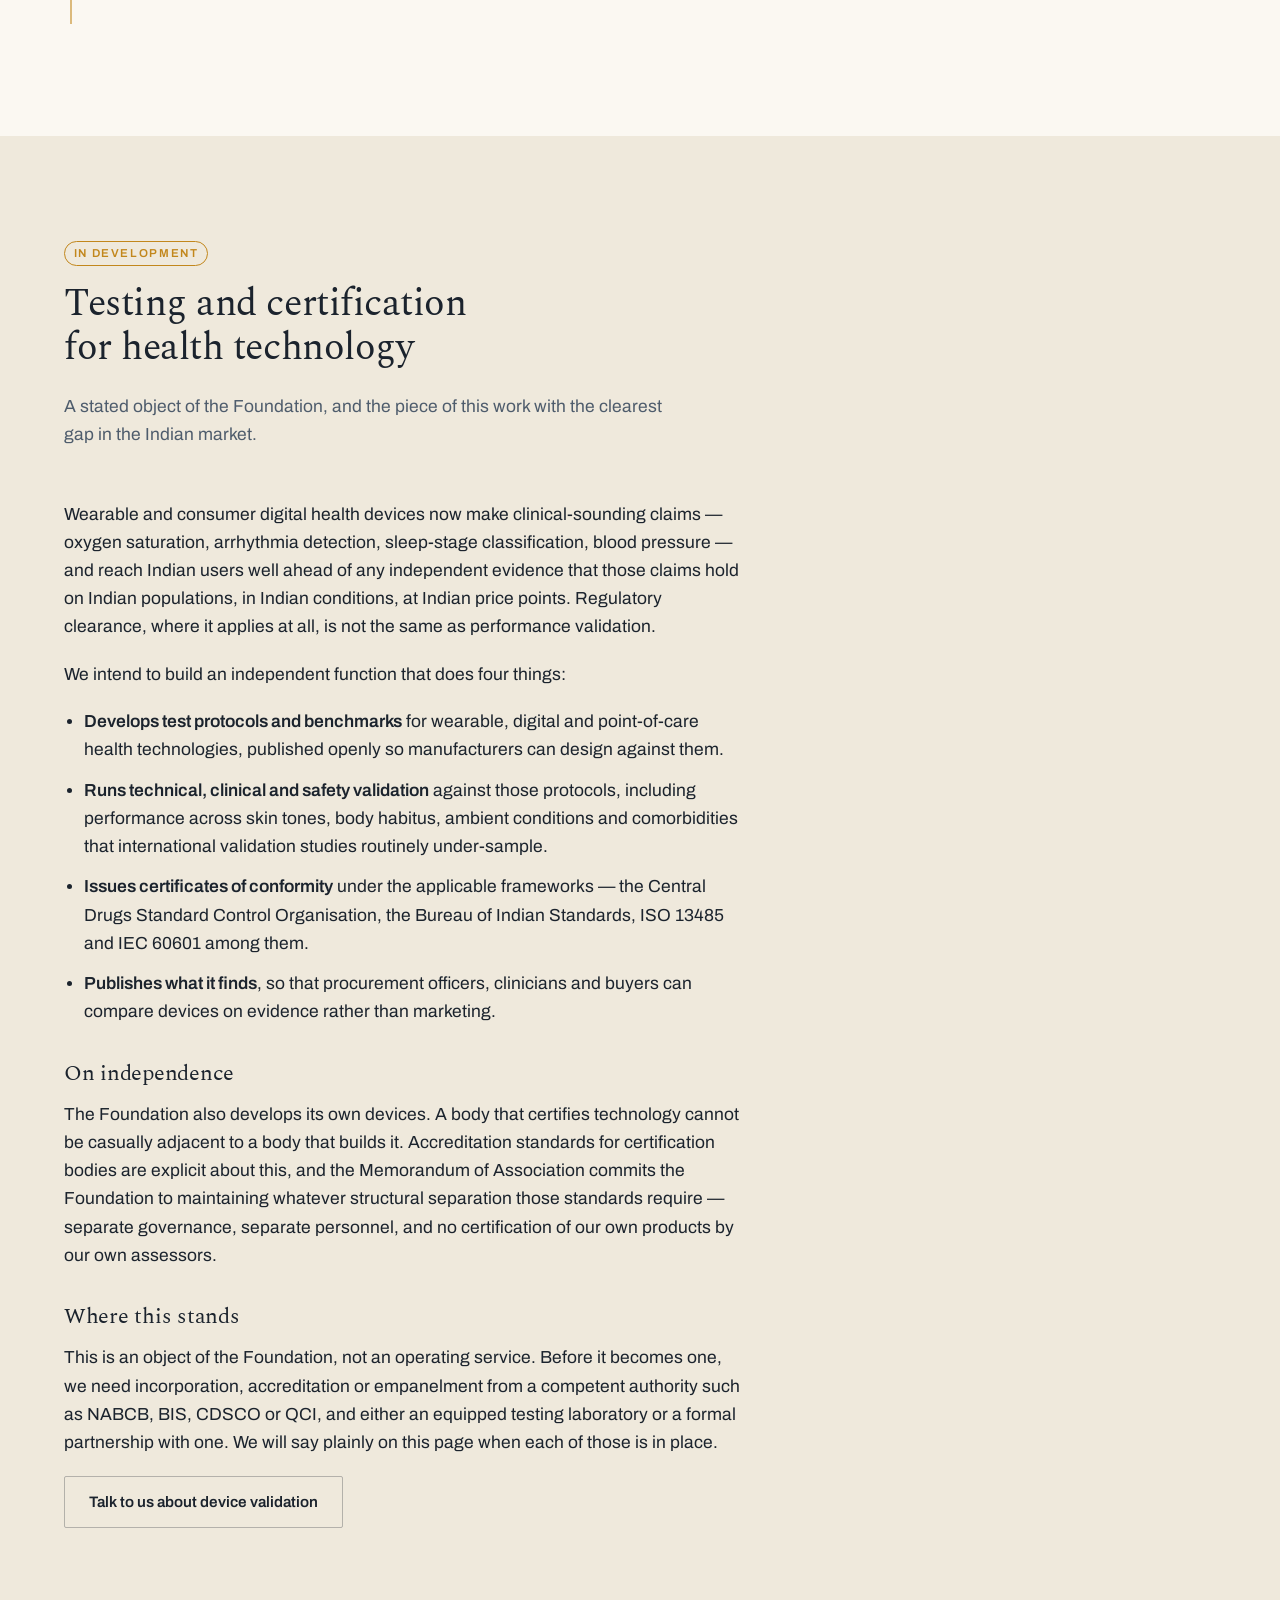
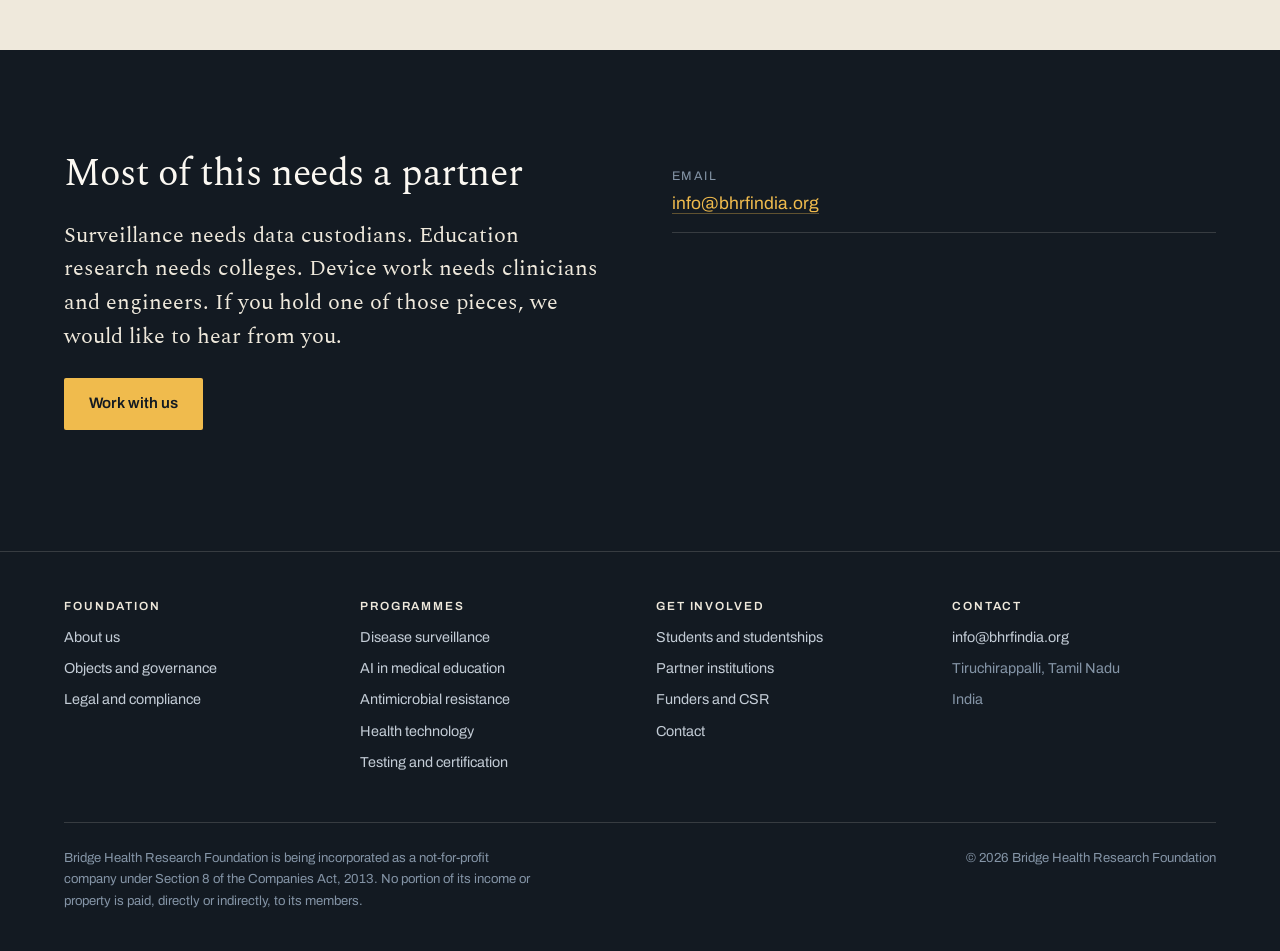
<file: programmes.html>
<!DOCTYPE html>
<html lang="en-IN">
<head>
<meta charset="utf-8">
<meta name="viewport" content="width=device-width, initial-scale=1">
<title>Programmes — Bridge Health Research Foundation</title>
<meta name="description" content="Disease surveillance, AI in medical education, antimicrobial resistance, wearable and point-of-care health technology, One Health, and capacity building — the six programme areas of Bridge Health Research Foundation.">
<link rel="icon" href="assets/img/favicon.svg" type="image/svg+xml">
<link rel="icon" href="assets/img/favicon-32.png" sizes="32x32" type="image/png">
<link rel="icon" href="assets/img/favicon-16.png" sizes="16x16" type="image/png">
<link rel="apple-touch-icon" href="assets/img/apple-touch-icon.png">
<link rel="manifest" href="site.webmanifest">
<meta name="theme-color" content="#1B232D">
<meta property="og:title" content="Programmes — Bridge Health Research Foundation">
<meta property="og:description" content="Disease surveillance, AI in medical education, antimicrobial resistance, wearable and point-of-care health technology, One Health, and capacity building — the six programme areas of Bridge Health Research Foundation.">
<meta property="og:type" content="website">
<meta property="og:url" content="https://bhrfindia.org/programmes.html">
<meta property="og:image" content="https://bhrfindia.org/assets/img/social-card.png">
<meta property="og:image:width" content="1200">
<meta property="og:image:height" content="630">
<meta name="twitter:card" content="summary_large_image">
<link rel="canonical" href="https://bhrfindia.org/programmes.html">
<link rel="preconnect" href="https://fonts.googleapis.com">
<link rel="preconnect" href="https://fonts.gstatic.com" crossorigin>
<link href="https://fonts.googleapis.com/css2?family=Archivo:wght@400;500;600&family=Spectral:ital,wght@0,300;0,400;0,600;1,400&display=swap" rel="stylesheet">
<link rel="stylesheet" href="assets/css/site.css">
</head>
<body>
<a class="skip" href="#main">Skip to content</a>

<header class="masthead">
  <div class="wrap masthead__inner">
    <a class="lockup" href="index.html">
      <img src="assets/img/logo-mark.svg" alt="" width="56" height="30">
      <span class="lockup__name">Bridge <b>Health</b>
        <span class="lockup__sub">Research Foundation</span>
      </span>
    </a>
    <button class="nav__toggle" aria-expanded="false" aria-controls="primary-nav">Menu</button>
    <nav class="nav" id="primary-nav" aria-label="Primary">
      <a href="index.html">Home</a>
      <a href="about.html">About</a>
      <a href="programmes.html">Programmes</a>
      <a href="work-with-us.html">Work with us</a>
    </nav>
  </div>
</header>

<main id="main">

  <section class="u-flush-bottom">
    <div class="wrap">
      <h1 class="page-title">Programmes</h1>
      <p class="lede">Six areas of work. Each has its own objectives and its own timeline, and each is designed to produce something a health system can use — a running pipeline, a validated tool, a trained cohort — rather than only a paper.</p>
    </div>
  </section>

  <section class="surface--paper">
    <div class="wrap">
      <div class="rail">

        <article class="rail__item" id="surveillance">
          <span class="label">Programme 1</span>
          <h3>Vector-borne disease and climate–health surveillance</h3>
          <p>Dengue and other vector-borne diseases in India move with rainfall, temperature, humidity and land use. The data to see that coming exists — in meteorological archives, satellite products and national programme reporting — but rarely in one place, at district resolution, and never in a form a programme officer can act on in the week that matters.</p>
          <ul>
            <li>Operate and expand a national spatiotemporal dengue and vector-borne disease analysis pipeline that integrates climate and environmental data.</li>
            <li>Automate ingestion of meteorological and health-indicator data — IMD, WHO GHO, World Bank, NASA POWER and comparable sources — into a maintained, queryable database.</li>
            <li>Publish periodic risk assessments and forecasting outputs in a form usable by national and state vector-borne disease control programmes.</li>
          </ul>
        </article>

        <article class="rail__item" id="education">
          <span class="label">Programme 2</span>
          <h3>Artificial intelligence in medical education</h3>
          <p>Indian medical colleges have far more students than faculty hours. AI tools are already in students' hands, mostly unevaluated and mostly not aligned to the competency-based curriculum they are being examined on. We would rather build the aligned version and measure whether it works.</p>
          <ul>
            <li>Develop and refine a retrieval-augmented and agentic AI assistant for community medicine and allied subjects, evolving into a multi-tenant platform other institutions can adopt.</li>
            <li>Digitise and modernise teaching charts and information, education and communication materials for community medicine instruction.</li>
            <li>Evaluate learning outcomes from AI-assisted teaching and publish the findings, including the negative ones, to guide adoption elsewhere.</li>
          </ul>
        </article>

        <article class="rail__item" id="amr">
          <span class="label">Programme 3</span>
          <h3>Antimicrobial resistance surveillance and stewardship</h3>
          <p>Most Indian hospitals generate resistance data every day and store it in a form nobody can analyse across time. Stewardship decisions then get made on impression. The first useful step is unglamorous: get one laboratory's data into a structured, standards-aligned database and keep it there.</p>
          <ul>
            <li>Build institutional AMR databases starting from microbiology laboratory data, with a roadmap toward a broader model for stewardship policy simulation.</li>
            <li>Align data collection with WHO GLASS and the national action plan on AMR wherever feasible.</li>
            <li>Support antibiotic stewardship research and policy recommendations at partner hospitals.</li>
          </ul>
        </article>

        <article class="rail__item" id="devices">
          <span class="label">Programme 4</span>
          <h3>Wearable and point-of-care health technology</h3>
          <p>A monitoring parameter that requires a laboratory requires a laboratory-equipped hospital. Moving even one such parameter to the bedside changes who can be monitored, and where.</p>
          <ul>
            <li>Advance wearable health-monitoring device concepts developed through structured faculty development and research programmes.</li>
            <li>Progress a continuous, non-invasive or minimally invasive blood gas monitoring concept through benchtop prototyping toward a defined regulatory pathway under CDSCO, ISO 13485 and IEC 60601.</li>
            <li>Document and protect intellectual property arising from device development in a way consistent with the Foundation's not-for-profit, public-benefit purpose.</li>
          </ul>
        </article>

        <article class="rail__item" id="onehealth">
          <span class="label">Programme 5</span>
          <h3>One Health and health systems research</h3>
          <p>Zoonotic spillover, vector range shifts and occupational exposure are not separate subjects with separate datasets. Studying them together is the only way to see the driver rather than the symptom.</p>
          <ul>
            <li>Support integrated human–animal–environment research relevant to zoonotic and climate-sensitive disease transmission.</li>
            <li>Conduct occupational and environmental health studies — including ergonomic and exposure risk in informal-sector work — that inform workplace and public health policy.</li>
            <li>Contribute methodological and field capacity to multi-institutional ICMR- and NMC-funded studies across South India.</li>
          </ul>
        </article>

        <article class="rail__item" id="capacity">
          <span class="label">Programme 6</span>
          <h3>Capacity building and community engagement</h3>
          <p>Every pipeline above needs people who can run it after the grant closes. Training is not an add-on to the research programme; it is how the research programme survives.</p>
          <ul>
            <li>Run short-term studentships and mentored research programmes for MBBS and allied health students.</li>
            <li>Conduct faculty development in research methodology, AI literacy and grant writing.</li>
            <li>Deliver community health screening, awareness and health education activities free or at subsidised cost in our areas of operation.</li>
          </ul>
        </article>

      </div>
    </div>
  </section>

  <section class="surface--tint" id="certification">
    <div class="wrap">
      <div class="section-head">
        <span class="label label--outline">In development</span>
        <h2>Testing and certification for health technology</h2>
        <p>A stated object of the Foundation, and the piece of this work with the clearest gap in the Indian market.</p>
      </div>

      <div class="prose">
        <p>Wearable and consumer digital health devices now make clinical-sounding claims — oxygen saturation, arrhythmia detection, sleep-stage classification, blood pressure — and reach Indian users well ahead of any independent evidence that those claims hold on Indian populations, in Indian conditions, at Indian price points. Regulatory clearance, where it applies at all, is not the same as performance validation.</p>

        <p>We intend to build an independent function that does four things:</p>
        <ul>
          <li><strong>Develops test protocols and benchmarks</strong> for wearable, digital and point-of-care health technologies, published openly so manufacturers can design against them.</li>
          <li><strong>Runs technical, clinical and safety validation</strong> against those protocols, including performance across skin tones, body habitus, ambient conditions and comorbidities that international validation studies routinely under-sample.</li>
          <li><strong>Issues certificates of conformity</strong> under the applicable frameworks — the Central Drugs Standard Control Organisation, the Bureau of Indian Standards, ISO 13485 and IEC 60601 among them.</li>
          <li><strong>Publishes what it finds</strong>, so that procurement officers, clinicians and buyers can compare devices on evidence rather than marketing.</li>
        </ul>

        <h3>On independence</h3>
        <p>The Foundation also develops its own devices. A body that certifies technology cannot be casually adjacent to a body that builds it. Accreditation standards for certification bodies are explicit about this, and the Memorandum of Association commits the Foundation to maintaining whatever structural separation those standards require — separate governance, separate personnel, and no certification of our own products by our own assessors.</p>

        <h3>Where this stands</h3>
        <p>This is an object of the Foundation, not an operating service. Before it becomes one, we need incorporation, accreditation or empanelment from a competent authority such as NABCB, BIS, CDSCO or QCI, and either an equipped testing laboratory or a formal partnership with one. We will say plainly on this page when each of those is in place.</p>

        <p><a class="btn btn--ghost" href="work-with-us.html#contact">Talk to us about device validation</a></p>
      </div>
    </div>
  </section>

  <section class="cta surface--deep">
    <div class="wrap cta__grid">
      <div>
        <h2>Most of this needs a partner</h2>
        <p class="lede">Surveillance needs data custodians. Education research needs colleges. Device work needs clinicians and engineers. If you hold one of those pieces, we would like to hear from you.</p>
        <p><a class="btn btn--primary" href="work-with-us.html">Work with us</a></p>
      </div>
      <div>
        <ul class="contact-list">
          <li><span>Email</span><a href="mailto:info@bhrfindia.org">info@bhrfindia.org</a></li>
        </ul>
      </div>
    </div>
  </section>
</main>

<footer class="site-footer">
  <div class="wrap">
    <div class="site-footer__grid">
      <div>
        <h4>Foundation</h4>
        <ul>
          <li><a href="about.html">About us</a></li>
          <li><a href="about.html#objects">Objects and governance</a></li>
          <li><a href="about.html#compliance">Legal and compliance</a></li>
        </ul>
      </div>
      <div>
        <h4>Programmes</h4>
        <ul>
          <li><a href="programmes.html#surveillance">Disease surveillance</a></li>
          <li><a href="programmes.html#education">AI in medical education</a></li>
          <li><a href="programmes.html#amr">Antimicrobial resistance</a></li>
          <li><a href="programmes.html#devices">Health technology</a></li>
          <li><a href="programmes.html#certification">Testing and certification</a></li>
        </ul>
      </div>
      <div>
        <h4>Get involved</h4>
        <ul>
          <li><a href="work-with-us.html#students">Students and studentships</a></li>
          <li><a href="work-with-us.html#institutions">Partner institutions</a></li>
          <li><a href="work-with-us.html#funders">Funders and CSR</a></li>
          <li><a href="work-with-us.html#contact">Contact</a></li>
        </ul>
      </div>
      <div>
        <h4>Contact</h4>
        <ul>
          <li><a href="mailto:info@bhrfindia.org">info@bhrfindia.org</a></li>
          <li>Tiruchirappalli, Tamil Nadu</li>
          <li>India</li>
        </ul>
      </div>
    </div>
    <div class="site-footer__legal">
      <p>Bridge Health Research Foundation is being incorporated as a not-for-profit company under Section 8 of the Companies Act, 2013. No portion of its income or property is paid, directly or indirectly, to its members.</p>
      <p>&copy; 2026 Bridge Health Research Foundation</p>
    </div>
  </div>
</footer>

<script src="assets/js/site.js"></script>
</body>
</html>
</file>
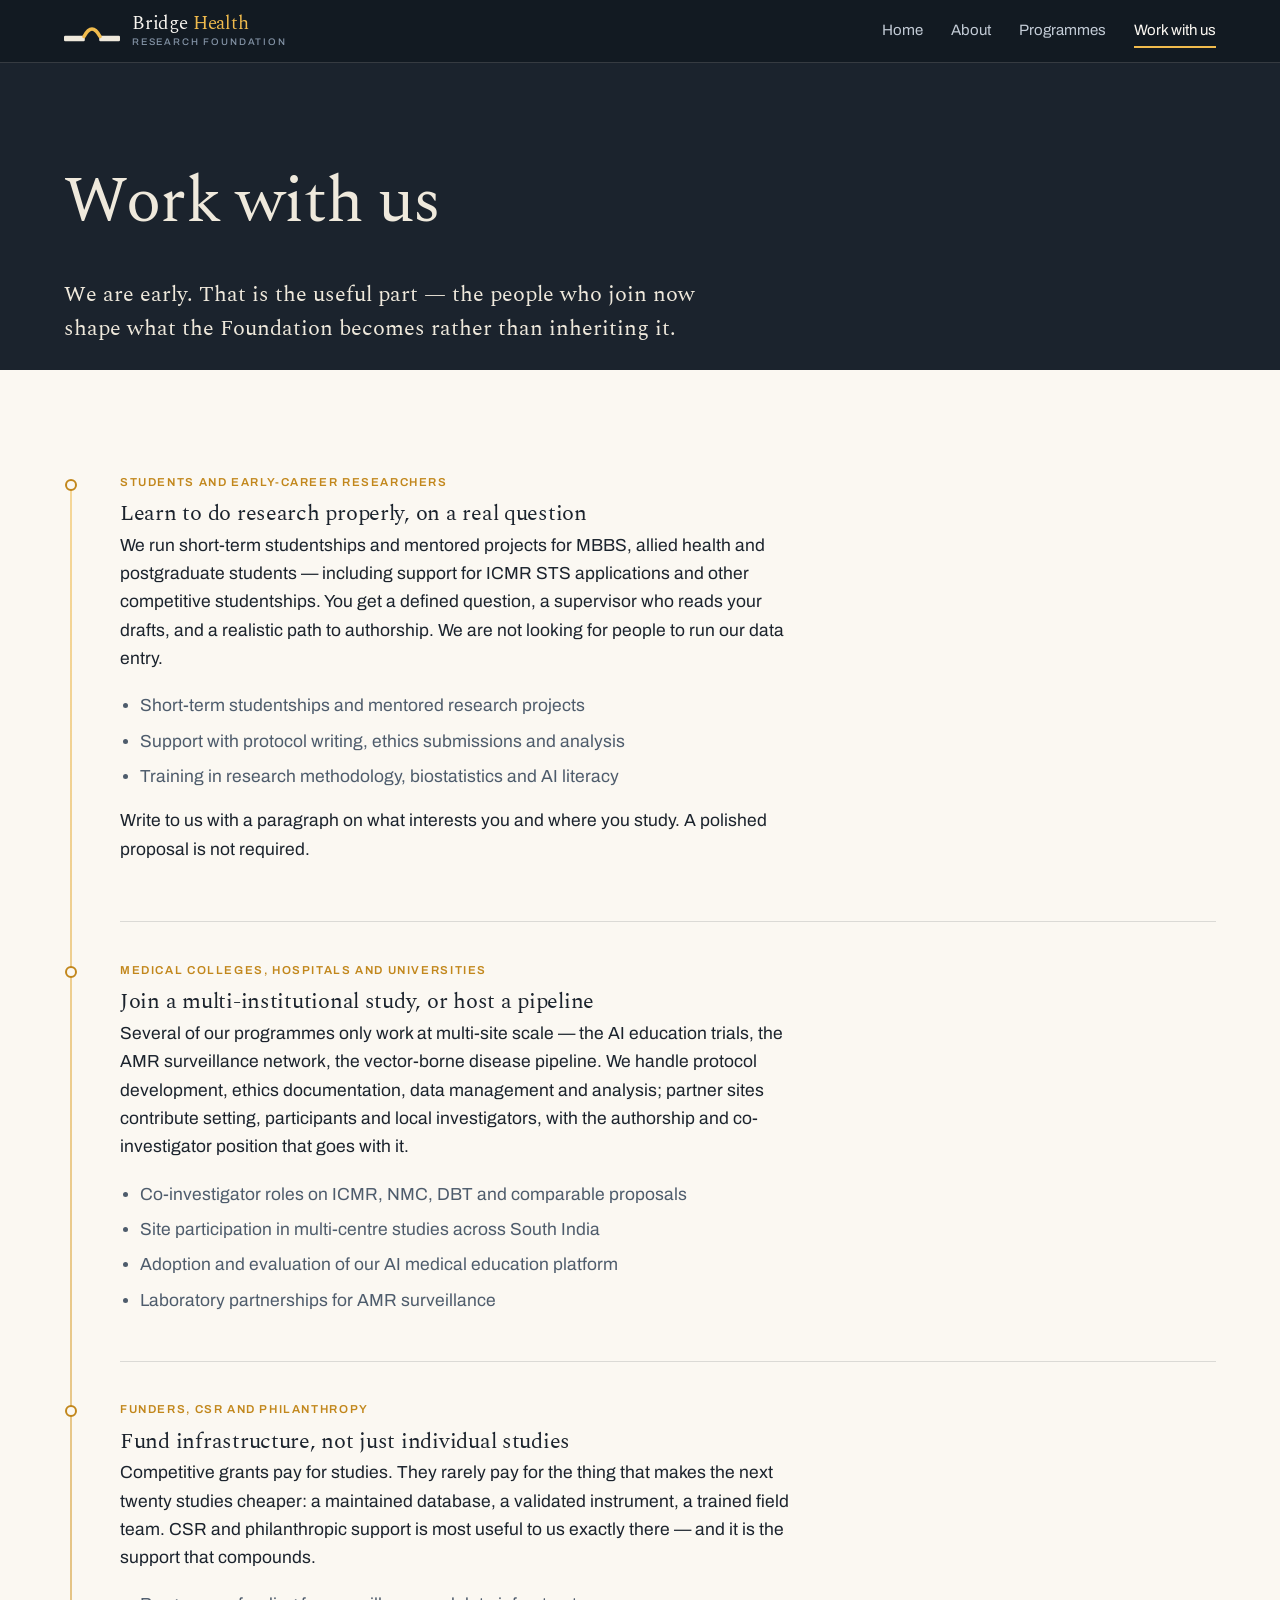
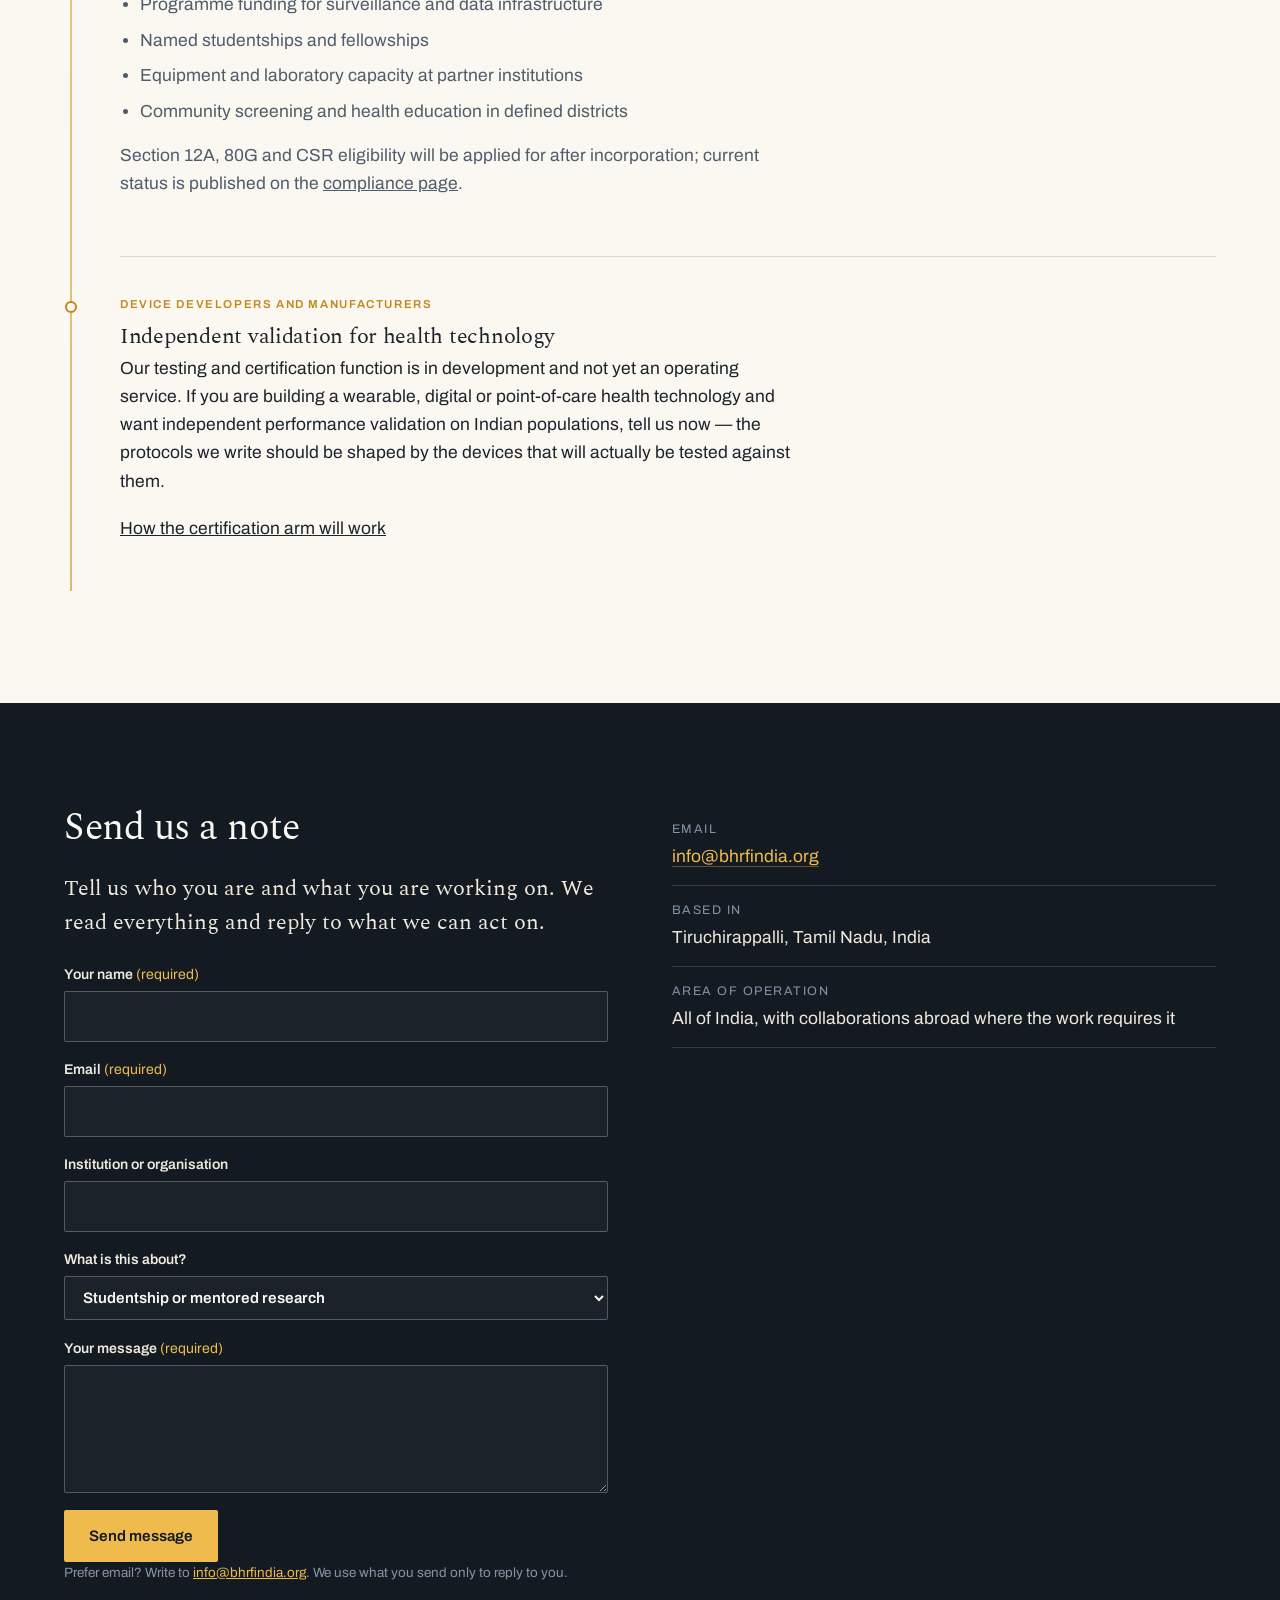
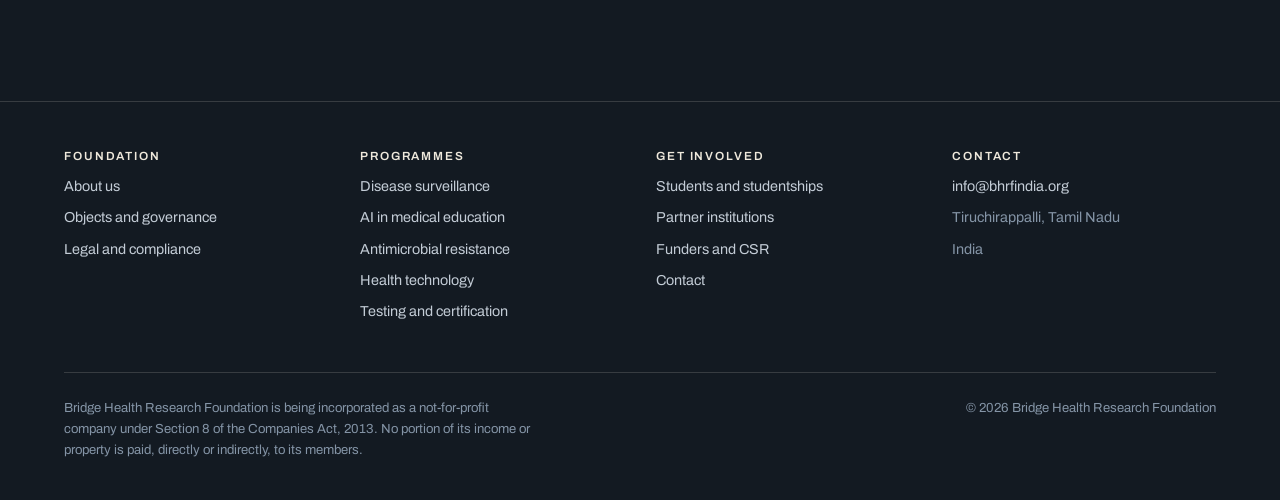
<file: work-with-us.html>
<!DOCTYPE html>
<html lang="en-IN">
<head>
<meta charset="utf-8">
<meta name="viewport" content="width=device-width, initial-scale=1">
<title>Work with us — Bridge Health Research Foundation</title>
<meta name="description" content="Studentships, institutional partnerships, funding and CSR, and device validation enquiries with Bridge Health Research Foundation.">
<link rel="icon" href="assets/img/favicon.svg" type="image/svg+xml">
<link rel="icon" href="assets/img/favicon-32.png" sizes="32x32" type="image/png">
<link rel="icon" href="assets/img/favicon-16.png" sizes="16x16" type="image/png">
<link rel="apple-touch-icon" href="assets/img/apple-touch-icon.png">
<link rel="manifest" href="site.webmanifest">
<meta name="theme-color" content="#1B232D">
<meta property="og:title" content="Work with us — Bridge Health Research Foundation">
<meta property="og:description" content="Studentships, institutional partnerships, funding and CSR, and device validation enquiries with Bridge Health Research Foundation.">
<meta property="og:type" content="website">
<meta property="og:url" content="https://bhrfindia.org/work-with-us.html">
<meta property="og:image" content="https://bhrfindia.org/assets/img/social-card.png">
<meta property="og:image:width" content="1200">
<meta property="og:image:height" content="630">
<meta name="twitter:card" content="summary_large_image">
<link rel="canonical" href="https://bhrfindia.org/work-with-us.html">
<link rel="preconnect" href="https://fonts.googleapis.com">
<link rel="preconnect" href="https://fonts.gstatic.com" crossorigin>
<link href="https://fonts.googleapis.com/css2?family=Archivo:wght@400;500;600&family=Spectral:ital,wght@0,300;0,400;0,600;1,400&display=swap" rel="stylesheet">
<link rel="stylesheet" href="assets/css/site.css">
</head>
<body>
<a class="skip" href="#main">Skip to content</a>

<header class="masthead">
  <div class="wrap masthead__inner">
    <a class="lockup" href="index.html">
      <img src="assets/img/logo-mark.svg" alt="" width="56" height="30">
      <span class="lockup__name">Bridge <b>Health</b>
        <span class="lockup__sub">Research Foundation</span>
      </span>
    </a>
    <button class="nav__toggle" aria-expanded="false" aria-controls="primary-nav">Menu</button>
    <nav class="nav" id="primary-nav" aria-label="Primary">
      <a href="index.html">Home</a>
      <a href="about.html">About</a>
      <a href="programmes.html">Programmes</a>
      <a href="work-with-us.html">Work with us</a>
    </nav>
  </div>
</header>

<main id="main">

  <section class="u-flush-bottom">
    <div class="wrap">
      <h1 class="page-title">Work with us</h1>
      <p class="lede">We are early. That is the useful part — the people who join now shape what the Foundation becomes rather than inheriting it.</p>
    </div>
  </section>

  <section class="surface--paper">
    <div class="wrap">
      <div class="rail">

        <article class="rail__item" id="students">
          <span class="label">Students and early-career researchers</span>
          <h3>Learn to do research properly, on a real question</h3>
          <p>We run short-term studentships and mentored projects for MBBS, allied health and postgraduate students — including support for ICMR STS applications and other competitive studentships. You get a defined question, a supervisor who reads your drafts, and a realistic path to authorship. We are not looking for people to run our data entry.</p>
          <ul>
            <li>Short-term studentships and mentored research projects</li>
            <li>Support with protocol writing, ethics submissions and analysis</li>
            <li>Training in research methodology, biostatistics and AI literacy</li>
          </ul>
          <p class="u-mt-4">Write to us with a paragraph on what interests you and where you study. A polished proposal is not required.</p>
        </article>

        <article class="rail__item" id="institutions">
          <span class="label">Medical colleges, hospitals and universities</span>
          <h3>Join a multi-institutional study, or host a pipeline</h3>
          <p>Several of our programmes only work at multi-site scale — the AI education trials, the AMR surveillance network, the vector-borne disease pipeline. We handle protocol development, ethics documentation, data management and analysis; partner sites contribute setting, participants and local investigators, with the authorship and co-investigator position that goes with it.</p>
          <ul>
            <li>Co-investigator roles on ICMR, NMC, DBT and comparable proposals</li>
            <li>Site participation in multi-centre studies across South India</li>
            <li>Adoption and evaluation of our AI medical education platform</li>
            <li>Laboratory partnerships for AMR surveillance</li>
          </ul>
        </article>

        <article class="rail__item" id="funders">
          <span class="label">Funders, CSR and philanthropy</span>
          <h3>Fund infrastructure, not just individual studies</h3>
          <p>Competitive grants pay for studies. They rarely pay for the thing that makes the next twenty studies cheaper: a maintained database, a validated instrument, a trained field team. CSR and philanthropic support is most useful to us exactly there — and it is the support that compounds.</p>
          <ul>
            <li>Programme funding for surveillance and data infrastructure</li>
            <li>Named studentships and fellowships</li>
            <li>Equipment and laboratory capacity at partner institutions</li>
            <li>Community screening and health education in defined districts</li>
          </ul>
          <p class="muted u-mt-4">Section 12A, 80G and CSR eligibility will be applied for after incorporation; current status is published on the <a href="about.html#compliance">compliance page</a>.</p>
        </article>

        <article class="rail__item" id="manufacturers">
          <span class="label">Device developers and manufacturers</span>
          <h3>Independent validation for health technology</h3>
          <p>Our testing and certification function is in development and not yet an operating service. If you are building a wearable, digital or point-of-care health technology and want independent performance validation on Indian populations, tell us now — the protocols we write should be shaped by the devices that will actually be tested against them.</p>
          <p><a href="programmes.html#certification">How the certification arm will work</a></p>
        </article>

      </div>
    </div>
  </section>

  <section class="cta surface--deep" id="contact">
    <div class="wrap cta__grid">
      <div>
        <h2>Send us a note</h2>
        <p class="lede">Tell us who you are and what you are working on. We read everything and reply to what we can act on.</p>

        <!-- ============================================================
             SET UP BEFORE GOING LIVE
             GitHub Pages cannot process form submissions. Point the
             action= below at a form service (Formspree, Web3Forms,
             Netlify Forms) or delete the form and keep the email links.
             ============================================================ -->
        <form class="form" action="https://formspree.io/f/YOUR_FORM_ID" method="POST">
          <label><span>Your name <span class="form__req">(required)</span></span>
            <input type="text" name="name" autocomplete="name" required>
          </label>
          <label><span>Email <span class="form__req">(required)</span></span>
            <input type="email" name="email" autocomplete="email" required>
          </label>
          <label>Institution or organisation
            <input type="text" name="organisation" autocomplete="organization">
          </label>
          <label>What is this about?
            <select name="topic">
              <option>Studentship or mentored research</option>
              <option>Institutional partnership or co-investigation</option>
              <option>Funding, CSR or philanthropy</option>
              <option>Device testing and validation</option>
              <option>Something else</option>
            </select>
          </label>
          <label><span>Your message <span class="form__req">(required)</span></span>
            <textarea name="message" required></textarea>
          </label>
          <button class="btn btn--primary" type="submit">Send message</button>
        </form>
        <p class="form__note">Prefer email? Write to <a href="mailto:info@bhrfindia.org">info@bhrfindia.org</a>. We use what you send only to reply to you.</p>
      </div>

      <div>
        <ul class="contact-list">
          <li><span>Email</span><a href="mailto:info@bhrfindia.org">info@bhrfindia.org</a></li>
          <li><span>Based in</span>Tiruchirappalli, Tamil Nadu, India</li>
          <li><span>Area of operation</span>All of India, with collaborations abroad where the work requires it</li>
        </ul>
      </div>
    </div>
  </section>
</main>

<footer class="site-footer">
  <div class="wrap">
    <div class="site-footer__grid">
      <div>
        <h4>Foundation</h4>
        <ul>
          <li><a href="about.html">About us</a></li>
          <li><a href="about.html#objects">Objects and governance</a></li>
          <li><a href="about.html#compliance">Legal and compliance</a></li>
        </ul>
      </div>
      <div>
        <h4>Programmes</h4>
        <ul>
          <li><a href="programmes.html#surveillance">Disease surveillance</a></li>
          <li><a href="programmes.html#education">AI in medical education</a></li>
          <li><a href="programmes.html#amr">Antimicrobial resistance</a></li>
          <li><a href="programmes.html#devices">Health technology</a></li>
          <li><a href="programmes.html#certification">Testing and certification</a></li>
        </ul>
      </div>
      <div>
        <h4>Get involved</h4>
        <ul>
          <li><a href="work-with-us.html#students">Students and studentships</a></li>
          <li><a href="work-with-us.html#institutions">Partner institutions</a></li>
          <li><a href="work-with-us.html#funders">Funders and CSR</a></li>
          <li><a href="work-with-us.html#contact">Contact</a></li>
        </ul>
      </div>
      <div>
        <h4>Contact</h4>
        <ul>
          <li><a href="mailto:info@bhrfindia.org">info@bhrfindia.org</a></li>
          <li>Tiruchirappalli, Tamil Nadu</li>
          <li>India</li>
        </ul>
      </div>
    </div>
    <div class="site-footer__legal">
      <p>Bridge Health Research Foundation is being incorporated as a not-for-profit company under Section 8 of the Companies Act, 2013. No portion of its income or property is paid, directly or indirectly, to its members.</p>
      <p>&copy; 2026 Bridge Health Research Foundation</p>
    </div>
  </div>
</footer>

<script src="assets/js/site.js"></script>
</body>
</html>
</file>
<file: assets/css/site.css>
/* ==========================================================================
   Bridge Health Research Foundation — site.css

   1. Tokens          primitives, then semantic aliases
   2. Base            reset and elements
   3. Layout          wrap, surface, section-head
   4. Utilities       u- prefixed, single-purpose
   5. Components      one block each, BEM-ish naming

   Rule that governs the whole palette: amber is only ever used for
   CONNECTIVE elements — cables, rails, node markers, rules, focus.
   Never as a background wash or decorative fill.
   ========================================================================== */

/* ==========================================================================
   1. TOKENS
   ========================================================================== */

:root {
  /* --- colour primitives ------------------------------------------------
     Slate ramp. --slate-500 and --slate-900 are the two brand endpoints;
     everything else is derived, to give the bridge drawing depth. */
  --slate-950: #131A22;
  --slate-900: #1B232D;   /* brand: structure, dark end */
  --slate-800: #222C38;
  --slate-700: #2A3543;
  --slate-600: #34414F;
  --slate-500: #48586C;   /* brand: structure, light end */
  --slate-400: #5A6B80;
  --slate-300: #8494A6;
  --slate-200: #C3CCD6;

  /* Amber ramp. --amber-400 and --amber-600 are the brand endpoints. */
  --amber-300: #FFD070;
  --amber-400: #F0BB4D;   /* brand: cable, light end */
  --amber-600: #C2871C;   /* brand: cable, dark end */

  /* Cream ramp. --cream-50 and --cream-100 are the brand endpoints. */
  --cream-50:  #FBF8F2;   /* brand: paper */
  --cream-100: #EFE9DC;   /* brand: tinted paper */
  --cream-200: #DFD7C6;

  --ink:       #1B232D;
  --ink-muted: #4E5C6C;

  /* Error is the one hue outside the brand. Desaturated so it reads as a
     correction, not an alarm. */
  --red-300: #E08A72;
  --red-600: #A03A22;

  /* --- semantic colour --------------------------------------------------
     Components reference these, never the primitives above. */
  --bg:               var(--slate-900);
  --bg-deep:          var(--slate-950);
  --bg-paper:         var(--cream-50);
  --bg-tint:          var(--cream-100);
  --bg-input:         rgba(255, 255, 255, 0.04);

  --text:             var(--cream-100);
  --text-strong:      var(--cream-50);
  --text-muted:       var(--slate-300);
  --text-paper:       var(--ink);
  --text-paper-muted: var(--ink-muted);

  --accent:           var(--amber-400);
  --accent-hover:     var(--amber-300);
  --accent-strong:    var(--amber-600);

  --line-dark:        rgba(239, 233, 220, 0.16);  /* hairline on slate */
  --line-dark-solid:  rgba(239, 233, 220, 0.28);  /* control borders on slate */
  --line-paper:       rgba(27, 35, 45, 0.14);     /* hairline on cream */
  --line-paper-solid: rgba(27, 35, 45, 0.28);     /* control borders on cream */

  --focus:            var(--amber-400);
  --focus-ring:       rgba(240, 187, 77, 0.25);
  --danger:           var(--red-300);
  --danger-ring:      rgba(224, 138, 114, 0.25);

  /* --- typography ------------------------------------------------------- */
  --font-serif: "Spectral", Georgia, "Times New Roman", serif;
  --font-sans:  "Archivo", system-ui, -apple-system, "Segoe UI", sans-serif;

  --weight-regular: 400;
  --weight-medium:  500;
  --weight-semi:    600;

  --leading-tight: 1.14;   /* display headings */
  --leading-snug:  1.28;   /* sub-headings */
  --leading-mid:   1.5;    /* serif lede */
  --leading-body:  1.62;   /* sans body */

  --text-label: 0.72rem;   /* uppercase labels */
  --text-micro: 0.82rem;   /* legal, notes */
  --text-small: 0.9rem;    /* UI, captions */

  --step--1: clamp(0.82rem, 0.80rem + 0.10vw, 0.88rem);
  --step-0:  clamp(1.00rem, 0.97rem + 0.16vw, 1.09rem);
  --step-1:  clamp(1.20rem, 1.13rem + 0.34vw, 1.42rem);
  --step-2:  clamp(1.44rem, 1.31rem + 0.64vw, 1.85rem);
  --step-3:  clamp(1.73rem, 1.50rem + 1.12vw, 2.40rem);
  --step-4:  clamp(2.07rem, 1.68rem + 1.92vw, 3.13rem);
  --step-5:  clamp(2.49rem, 1.83rem + 3.20vw, 4.07rem);

  --tracking-label: 0.14em;
  --tracking-caps:  0.19em;

  /* --- space (0.25rem base grid) ---------------------------------------- */
  --space-1:  0.25rem;
  --space-2:  0.5rem;
  --space-3:  0.75rem;
  --space-4:  1rem;
  --space-5:  1.25rem;
  --space-6:  1.5rem;
  --space-7:  2rem;
  --space-8:  2.5rem;
  --space-9:  3rem;
  --space-10: 4rem;
  --space-11: 5rem;

  --space-section: clamp(3.5rem, 8vw, 7rem);   /* between sections */
  --space-block:   clamp(2rem, 4vw, 3.25rem);  /* heading block to content */
  --space-item:    clamp(1.5rem, 3vw, 2.4rem); /* rail item padding */
  --gutter:        clamp(1.25rem, 5vw, 4rem);

  /* --- border and radius ------------------------------------------------ */
  --radius-sm:     2px;   /* every rectangular control */
  --radius-pill:   999px;
  --radius-circle: 50%;
  --border-hair:   1px;
  --border-mark:   2px;   /* node rings, active underlines */
  --border-anchor: 4px;   /* callout left edge */

  /* --- motion ----------------------------------------------------------- */
  --dur-fast: 0.18s;
  --dur-mid:  0.55s;
  --dur-slow: 1.5s;
  --ease-out:  ease-out;
  --ease-draw: cubic-bezier(0.65, 0.02, 0.3, 1);

  /* --- layout ----------------------------------------------------------- */
  --measure:      68ch;   /* sans body */
  --measure-lede: 58ch;   /* serif lede runs wider per character */
  --width-page:   1180px;
  --width-narrow: 760px;
  --width-form:   34rem;
}

/* ==========================================================================
   2. BASE
   ========================================================================== */

*, *::before, *::after { box-sizing: border-box; }

html { -webkit-text-size-adjust: 100%; scroll-behavior: smooth; }
@media (prefers-reduced-motion: reduce) { html { scroll-behavior: auto; } }

body {
  margin: 0;
  background: var(--bg);
  color: var(--text);
  font-family: var(--font-sans);
  font-size: var(--step-0);
  line-height: var(--leading-body);
  font-synthesis-weight: none;
  text-rendering: optimizeLegibility;
}

h1, h2, h3, h4 {
  font-family: var(--font-serif);
  font-weight: var(--weight-regular);
  line-height: var(--leading-tight);
  letter-spacing: -0.012em;
  margin: 0 0 0.6em;
  text-wrap: balance;
}
h1 { font-size: var(--step-5); }
h2 { font-size: var(--step-3); }
h3 { font-size: var(--step-1); line-height: var(--leading-snug); }
p  { margin: 0 0 1.1em; max-width: var(--measure); }
a  { color: inherit; }
strong { font-weight: var(--weight-semi); }

::selection { background: var(--accent); color: var(--slate-950); }

:focus-visible {
  outline: var(--border-mark) solid var(--focus);
  outline-offset: 3px;
  border-radius: var(--radius-sm);
}

.skip {
  position: absolute; left: -9999px; top: 0; z-index: 100;
  background: var(--accent); color: var(--slate-950);
  padding: var(--space-3) var(--space-5);
  font-weight: var(--weight-semi);
}
.skip:focus { left: 0; }

/* ==========================================================================
   3. LAYOUT
   ========================================================================== */

.wrap { width: min(var(--width-page), 100% - (var(--gutter) * 2)); margin-inline: auto; }
.wrap--narrow { width: min(var(--width-narrow), 100% - (var(--gutter) * 2)); }

section { padding-block: var(--space-section); }

/* Surfaces set their own text colour. Adding a new surface never requires
   editing a :not() chain elsewhere — the fragile approach this replaces. */
.surface--paper { background: var(--bg-paper); color: var(--text-paper); }
.surface--tint  { background: var(--bg-tint);  color: var(--text-paper); }
.surface--deep  { background: var(--bg-deep);  color: var(--text); }

.surface--paper h1, .surface--paper h2, .surface--paper h3,
.surface--tint  h1, .surface--tint  h2, .surface--tint  h3 { color: var(--slate-900); }

.section-head { max-width: 62ch; margin-bottom: var(--space-block); }
.section-head p { color: var(--text-muted); }
.surface--paper .section-head p,
.surface--tint  .section-head p { color: var(--text-paper-muted); }

.page-title { max-width: 22ch; }

.lede {
  font-family: var(--font-serif);
  font-size: var(--step-1);
  line-height: var(--leading-mid);
  color: var(--text);
  max-width: var(--measure-lede);
}
.surface--paper .lede, .surface--tint .lede { color: var(--text-paper-muted); }

.note { font-size: var(--text-small); color: var(--text-muted); max-width: 62ch; }
.surface--paper .note, .surface--tint .note { color: var(--text-paper-muted); }

/* ==========================================================================
   4. UTILITIES
   ========================================================================== */

.u-flush-bottom { padding-bottom: 0; }
.u-measure      { max-width: var(--measure); }
.u-mb-0         { margin-bottom: 0; }
.u-mt-4         { margin-top: var(--space-4); }
.u-mt-7         { margin-top: var(--space-7); }
.u-mt-8         { margin-top: var(--space-8); }
.u-mt-9         { margin-top: var(--space-9); }
.muted          { color: var(--text-muted); }
.surface--paper .muted, .surface--tint .muted { color: var(--text-paper-muted); }

/* ==========================================================================
   5. COMPONENTS
   ========================================================================== */

/* --- masthead ---------------------------------------------------------- */

.masthead {
  position: sticky; top: 0; z-index: 50;
  background: rgba(19, 26, 34, 0.94);
  backdrop-filter: blur(8px);
  border-bottom: var(--border-hair) solid var(--line-dark);
}
.masthead__inner {
  display: flex; align-items: center; justify-content: space-between;
  gap: var(--space-6); padding-block: 0.85rem;
}

/* --- lockup ------------------------------------------------------------ */

.lockup { display: flex; align-items: center; gap: var(--space-3); text-decoration: none; }
.lockup img { width: 56px; height: auto; display: block; flex: none; }
.lockup__name {
  font-family: var(--font-serif);
  font-size: 1.16rem; line-height: 1.05; letter-spacing: -0.01em;
  color: var(--text-strong);
}
.lockup__name b { font-weight: var(--weight-regular); color: var(--accent); }
.lockup__sub {
  display: block; font-family: var(--font-sans);
  font-size: 0.6rem; letter-spacing: var(--tracking-caps); text-transform: uppercase;
  color: var(--text-muted); margin-top: var(--space-1); font-weight: var(--weight-medium);
}

/* --- nav --------------------------------------------------------------- */

.nav { display: flex; align-items: center; gap: clamp(1rem, 2.2vw, 2rem); }
.nav a {
  text-decoration: none; font-size: 0.94rem; color: var(--slate-200);
  padding-block: var(--space-1);
  border-bottom: var(--border-mark) solid transparent;
}
.nav a:hover { color: var(--text-strong); border-bottom-color: var(--accent); }
.nav a[aria-current="page"] { color: var(--text-strong); border-bottom-color: var(--accent); }

.nav__toggle {
  display: none;
  background: none; color: var(--text-strong);
  border: var(--border-hair) solid var(--line-dark-solid);
  border-radius: var(--radius-sm);
  padding: var(--space-2) var(--space-3);
  font: inherit; font-size: 0.88rem; cursor: pointer;
}
.nav__toggle:hover { border-color: var(--accent); color: var(--accent); }

@media (max-width: 860px) {
  .nav__toggle { display: block; }
  .nav {
    display: none; position: absolute; inset: 100% 0 auto 0;
    background: var(--bg-deep);
    border-bottom: var(--border-hair) solid var(--line-dark);
    flex-direction: column; align-items: stretch; gap: 0;
    padding: var(--space-2) var(--gutter) var(--space-5);
  }
  .nav[data-open="true"] { display: flex; }
  .nav a { padding-block: var(--space-3); border-bottom: var(--border-hair) solid var(--line-dark); }
  .lockup__sub { display: none; }
}

/* --- hero -------------------------------------------------------------- */

.hero {
  position: relative; overflow: hidden;
  background: radial-gradient(120% 90% at 50% 0%,
              var(--slate-700) 0%, var(--bg) 48%, var(--bg-deep) 100%);
  padding-block: clamp(3.5rem, 9vw, 6.5rem) 0;
}
.hero__text { position: relative; z-index: 2; text-align: center; }
.hero h1 { color: var(--text-strong); max-width: 26ch; margin-inline: auto; }
.hero__lede {
  margin: var(--space-6) auto 0; max-width: 54ch;
  color: var(--slate-200); font-size: var(--step-1);
  font-family: var(--font-serif); line-height: var(--leading-mid);
}
.hero__status {
  display: inline-flex; align-items: center; gap: var(--space-2);
  margin-bottom: var(--space-6); padding: var(--space-1) var(--space-4);
  border: var(--border-hair) solid rgba(240, 187, 77, 0.4);
  border-radius: var(--radius-pill);
  font-size: var(--text-micro); letter-spacing: 0.04em; color: var(--accent);
}
.hero__status::before {
  content: ""; width: 6px; height: 6px; border-radius: var(--radius-circle);
  background: var(--accent); flex: none;
}
.hero__actions {
  display: flex; flex-wrap: wrap; gap: var(--space-3);
  justify-content: center; margin-top: var(--space-7);
}

/* --- bridge (the hero drawing) -----------------------------------------
   Colours live here, not as hex in the SVG's presentation attributes, so
   the drawing recolours with the palette like any other component. */

.bridge { display: block; width: 100%; margin-top: clamp(1rem, 3vw, 2rem); }
.bridge svg { display: block; width: 100%; height: auto; }

.bridge__horizon   { stroke: var(--cream-100); stroke-opacity: 0.08; stroke-width: 1; }
.bridge__pier      { fill: var(--slate-800); }
.bridge__deck      { fill: url(#deckGrad); }
.bridge__deck-edge { stroke: var(--slate-400); stroke-opacity: 0.5; }
.bridge__cap       { fill: var(--slate-400); }
.bridge__cable     { fill: none; stroke: url(#cableGrad); stroke-width: 3.5; stroke-linecap: round; }
.bridge__hanger    { stroke: var(--accent); stroke-opacity: 0.55; stroke-width: 1.4; }
.bridge__badge     { fill: var(--cream-100); }
.bridge__ring      { fill: none; stroke: var(--accent-strong); stroke-width: 1.5; }
.bridge__ring--lg  { stroke-width: 1.8; }
.bridge__glyph     { fill: none; stroke: var(--slate-900); stroke-width: 1.7; stroke-linecap: round; stroke-linejoin: round; }
.bridge__glyph--lg { stroke-width: 2; }
.bridge__dot       { fill: var(--slate-900); stroke: none; }

.deck-stop-1  { stop-color: var(--slate-500); }
.deck-stop-2  { stop-color: var(--slate-600); }
.cable-stop-1 { stop-color: var(--amber-600); }
.cable-stop-2 { stop-color: var(--amber-400); }
.cable-stop-3 { stop-color: var(--amber-600); }

/* One orchestrated load moment: the cable draws, then the pods settle.
   Animate opacity only — a CSS transform would override the transform
   attribute that positions each SVG group. */
.bridge__cable { stroke-dasharray: 100; stroke-dashoffset: 100; animation: draw var(--dur-slow) var(--ease-draw) 0.25s forwards; }
.pod    { opacity: 0; animation: settle var(--dur-mid) var(--ease-out) forwards; }
.pod--1 { animation-delay: 1.25s; }
.pod--2 { animation-delay: 1.4s; }
.pod--3 { animation-delay: 1.55s; }
.anchor { opacity: 0; animation: settle 0.6s var(--ease-out) 1.7s forwards; }

@keyframes draw   { to { stroke-dashoffset: 0; } }
@keyframes settle { from { opacity: 0; } to { opacity: 1; } }

@media (prefers-reduced-motion: reduce) {
  .bridge__cable { animation: none; stroke-dashoffset: 0; }
  .pod, .anchor  { animation: none; opacity: 1; }
}

/* --- button ------------------------------------------------------------ */

.btn {
  display: inline-block; text-decoration: none;
  font: inherit; font-weight: var(--weight-semi); font-size: 0.95rem;
  padding: 0.78rem var(--space-6);
  border: var(--border-hair) solid transparent;
  border-radius: var(--radius-sm);
  cursor: pointer;
  transition: background-color var(--dur-fast) ease,
              color var(--dur-fast) ease,
              border-color var(--dur-fast) ease;
}
.btn--primary { background: var(--accent); color: var(--slate-950); }
.btn--primary:hover  { background: var(--accent-hover); }
.btn--primary:active { background: var(--accent-strong); }

.btn--ghost { border-color: var(--line-dark-solid); color: var(--text-strong); }
.btn--ghost:hover  { border-color: var(--accent); color: var(--accent); }
.btn--ghost:active { border-color: var(--accent-strong); color: var(--accent-strong); }
.surface--paper .btn--ghost, .surface--tint .btn--ghost { border-color: var(--line-paper-solid); color: var(--slate-900); }
.surface--paper .btn--ghost:hover, .surface--tint .btn--ghost:hover { border-color: var(--accent-strong); color: var(--accent-strong); }

.btn:disabled, .btn[aria-disabled="true"] { opacity: 0.45; cursor: not-allowed; pointer-events: none; }

/* --- label (one component; was .tag and .callout__flag) ---------------- */

.label {
  display: block;
  font-size: var(--text-label);
  letter-spacing: var(--tracking-label);
  text-transform: uppercase;
  font-weight: var(--weight-semi);
  color: var(--accent);
  margin-bottom: var(--space-2);
}
.surface--paper .label, .surface--tint .label { color: var(--accent-strong); }
.label--outline {
  display: inline-block;
  border: var(--border-hair) solid currentColor;
  border-radius: var(--radius-pill);
  padding: 0.15rem 0.55rem;
  margin-bottom: var(--space-4);
}

/* --- rail (programme items hanging off one cable) ---------------------- */

.rail { position: relative; padding-left: clamp(2rem, 5vw, 3.5rem); }
.rail::before {
  content: ""; position: absolute; left: 6px; top: 10px; bottom: 10px; width: 2px;
  background: linear-gradient(180deg, var(--amber-400) 0%, var(--amber-600) 100%);
  opacity: 0.55;
}
.rail__item {
  position: relative;
  padding-block: var(--space-item);
  border-top: var(--border-hair) solid var(--line-paper);
}
.rail__item:first-child { border-top: 0; padding-top: 0; }
.rail__item::before {
  content: ""; position: absolute;
  left: calc(-1 * clamp(2rem, 5vw, 3.5rem) + 1px);
  top: clamp(1.9rem, 3.4vw, 2.9rem);
  width: 12px; height: 12px; border-radius: var(--radius-circle);
  background: var(--bg-paper); border: 2.5px solid var(--accent-strong);
}
.rail__item:first-child::before { top: 0.4rem; }
.rail__item h3 { margin-bottom: var(--space-1); }
.rail__item ul { margin: var(--space-3) 0 0; padding-left: var(--space-5); color: var(--text-paper-muted); }
.rail__item li { margin-bottom: 0.45rem; max-width: var(--measure); }

/* --- piers (the three-part case) --------------------------------------- */

.piers {
  display: grid; gap: clamp(1.5rem, 4vw, 3rem);
  grid-template-columns: repeat(auto-fit, minmax(260px, 1fr));
}
.pier h3 { margin-bottom: var(--space-1); }
.pier p  { font-size: 0.98rem; color: var(--text-muted); }
.surface--paper .pier p, .surface--tint .pier p { color: var(--text-paper-muted); }
.pier__num {
  display: block;
  font-family: var(--font-serif); font-size: 0.95rem; color: var(--accent);
  padding-bottom: var(--space-3); margin-bottom: var(--space-3);
  border-bottom: var(--border-mark) solid var(--accent);
}
.surface--paper .pier__num, .surface--tint .pier__num { color: var(--accent-strong); }

/* --- goals ------------------------------------------------------------- */

.goals {
  list-style: none; margin: 0; padding: 0;
  display: grid; grid-template-columns: repeat(auto-fit, minmax(320px, 1fr));
  column-gap: clamp(2rem, 5vw, 4rem);
}
.goals li {
  position: relative;
  padding: 1.05rem 0 1.05rem var(--space-7);
  border-bottom: var(--border-hair) solid var(--line-dark);
  max-width: 46ch;
}
.goals li::before {
  content: ""; position: absolute; left: 0; top: 1.65rem;
  width: 10px; height: 2px; background: var(--accent);
}

/* --- callout ----------------------------------------------------------- */

.callout {
  background: var(--bg-paper);
  border: var(--border-hair) solid rgba(27, 35, 45, 0.16);
  border-left: var(--border-anchor) solid var(--accent);
  padding: clamp(1.4rem, 3.5vw, 2.4rem);
}
.callout h3 { margin-bottom: var(--space-2); }
.callout p:last-child { margin-bottom: 0; }
.callout__action { margin-top: var(--space-2); }

/* --- prose (long statutory and explanatory text) ----------------------- */

.prose { max-width: var(--measure); }
.prose h2 { margin-top: var(--space-8); }
.prose h3 { margin-top: var(--space-7); }
.prose ol, .prose ul { padding-left: var(--space-5); }
.prose li { margin-bottom: var(--space-3); }
.prose blockquote {
  margin: var(--space-7) 0;
  padding-left: var(--space-6);
  border-left: var(--border-mark) solid var(--accent);
  font-family: var(--font-serif); font-size: var(--step-1); line-height: var(--leading-mid);
  color: var(--slate-700);
}

/* --- objects (numbered statutory clauses) ------------------------------ */

.objects { counter-reset: obj; list-style: none; padding: 0; margin: 0; }
.objects li {
  counter-increment: obj; position: relative;
  padding: var(--space-5) 0 var(--space-5) var(--space-9);
  border-top: var(--border-hair) solid var(--line-paper);
  max-width: var(--measure);
}
.objects li::before {
  content: "(" counter(obj) ")";
  position: absolute; left: 0; top: var(--space-5);
  font-family: var(--font-serif); font-size: 0.95rem; color: var(--accent-strong);
}

/* --- spec (definition rows; was .rows) --------------------------------- */

.spec { border-top: var(--border-hair) solid var(--line-dark); margin-top: var(--space-7); }
.surface--paper .spec, .surface--tint .spec { border-top-color: var(--line-paper); }
.spec > div {
  display: grid; grid-template-columns: minmax(150px, 22%) 1fr;
  gap: var(--space-6); padding: var(--space-4) 0;
  border-bottom: var(--border-hair) solid var(--line-dark);
}
.surface--paper .spec > div, .surface--tint .spec > div { border-bottom-color: var(--line-paper); }
.spec dt { font-weight: var(--weight-semi); font-size: var(--text-small); color: var(--text-muted); }
.surface--paper .spec dt, .surface--tint .spec dt { color: var(--text-paper-muted); }
.spec dd { margin: 0; }
@media (max-width: 620px) { .spec > div { grid-template-columns: 1fr; gap: var(--space-1); } }

/* --- cta --------------------------------------------------------------- */

.cta__grid {
  display: grid; gap: clamp(2rem, 5vw, 4rem);
  grid-template-columns: repeat(auto-fit, minmax(280px, 1fr));
  align-items: start;
}
.cta h2 { color: var(--text-strong); }

/* --- contact list ------------------------------------------------------ */

.contact-list { list-style: none; margin: 0; padding: 0; }
.contact-list li { padding: 0.85rem 0; border-bottom: var(--border-hair) solid var(--line-dark); }
.contact-list a {
  color: var(--accent); text-decoration: none;
  border-bottom: var(--border-hair) solid rgba(240, 187, 77, 0.35);
}
.contact-list a:hover { border-bottom-color: var(--accent); }
.contact-list span {
  display: block; font-size: 0.78rem; letter-spacing: 0.12em; text-transform: uppercase;
  color: var(--text-muted); margin-bottom: var(--space-1);
}

/* --- form -------------------------------------------------------------- */

.form { display: grid; gap: 1.1rem; max-width: var(--width-form); }
.form label { display: grid; gap: var(--space-1); font-size: 0.88rem; font-weight: var(--weight-semi); color: var(--text); }
.form input, .form textarea, .form select {
  font: inherit; font-size: 0.95rem;
  padding: var(--space-3) 0.85rem;
  border: var(--border-hair) solid var(--line-dark-solid);
  border-radius: var(--radius-sm);
  background: var(--bg-input); color: var(--text-strong);
}
.form textarea { min-height: 8rem; resize: vertical; }
.form input:focus, .form textarea:focus, .form select:focus {
  border-color: var(--accent); outline: none;
  box-shadow: 0 0 0 var(--border-mark) var(--focus-ring);
}
.form input:user-invalid, .form textarea:user-invalid { border-color: var(--danger); }
.form input:user-invalid:focus, .form textarea:user-invalid:focus {
  box-shadow: 0 0 0 var(--border-mark) var(--danger-ring);
}
.form input:disabled, .form textarea:disabled, .form select:disabled { opacity: 0.5; cursor: not-allowed; }
.form .btn { justify-self: start; }
.form__req  { color: var(--accent); font-weight: var(--weight-regular); }
.form__note { font-size: 0.84rem; color: var(--text-muted); max-width: var(--width-form); }
.form__note a { color: var(--accent); }

/* --- footer ------------------------------------------------------------ */

.site-footer {
  background: var(--bg-deep);
  border-top: var(--border-hair) solid var(--line-dark);
  padding-block: var(--space-9) var(--space-8);
  font-size: var(--text-small); color: var(--text-muted);
}
.site-footer__grid {
  display: grid; gap: var(--space-7);
  grid-template-columns: repeat(auto-fit, minmax(200px, 1fr));
  margin-bottom: var(--space-8);
}
.site-footer h4 {
  font-family: var(--font-sans); font-size: 0.74rem;
  letter-spacing: 0.16em; text-transform: uppercase;
  color: var(--text); margin-bottom: var(--space-3); font-weight: var(--weight-semi);
}
.site-footer ul { list-style: none; margin: 0; padding: 0; }
.site-footer li { margin-bottom: var(--space-2); }
.site-footer a { text-decoration: none; color: var(--slate-200); }
.site-footer a:hover { color: var(--accent); }
.site-footer__legal {
  border-top: var(--border-hair) solid var(--line-dark);
  padding-top: var(--space-6);
  display: flex; flex-wrap: wrap; gap: var(--space-4) var(--space-7);
  justify-content: space-between;
}
.site-footer__legal p { margin: 0; max-width: 60ch; font-size: var(--text-micro); }
</file>
